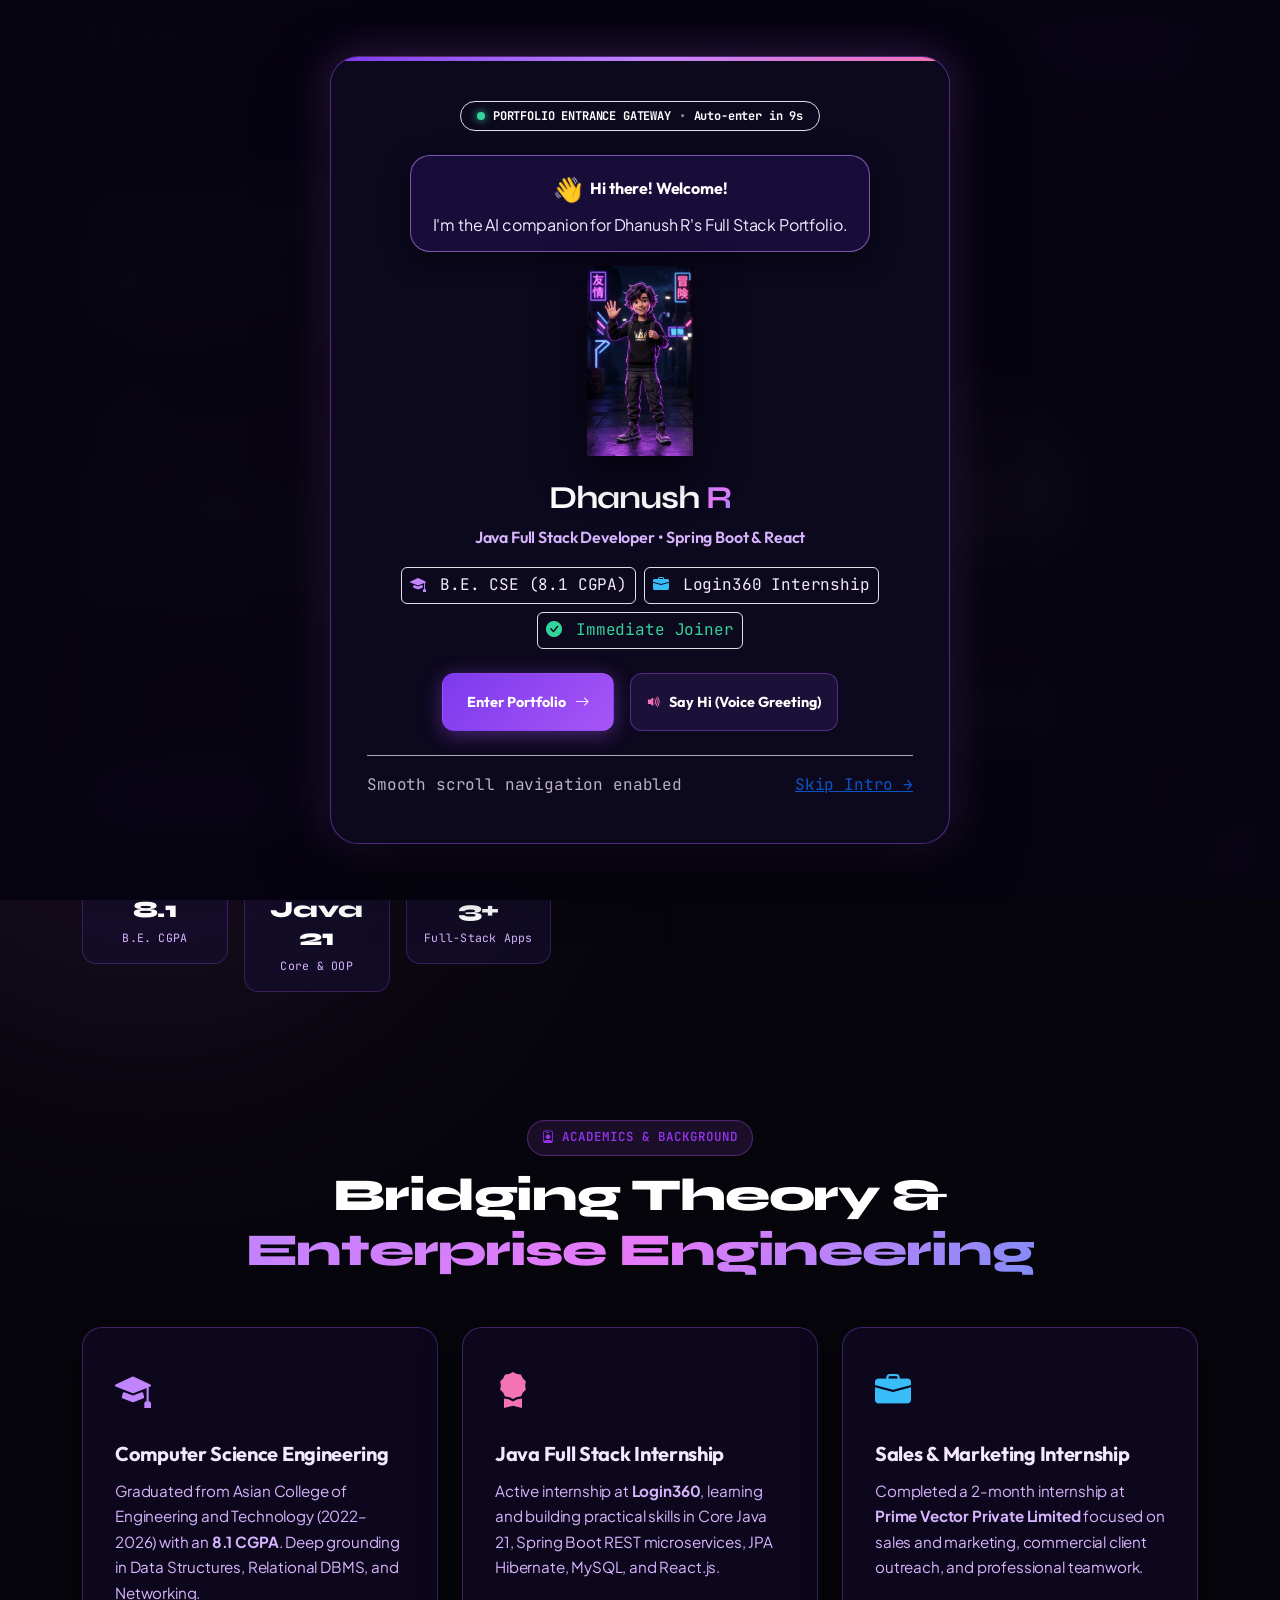
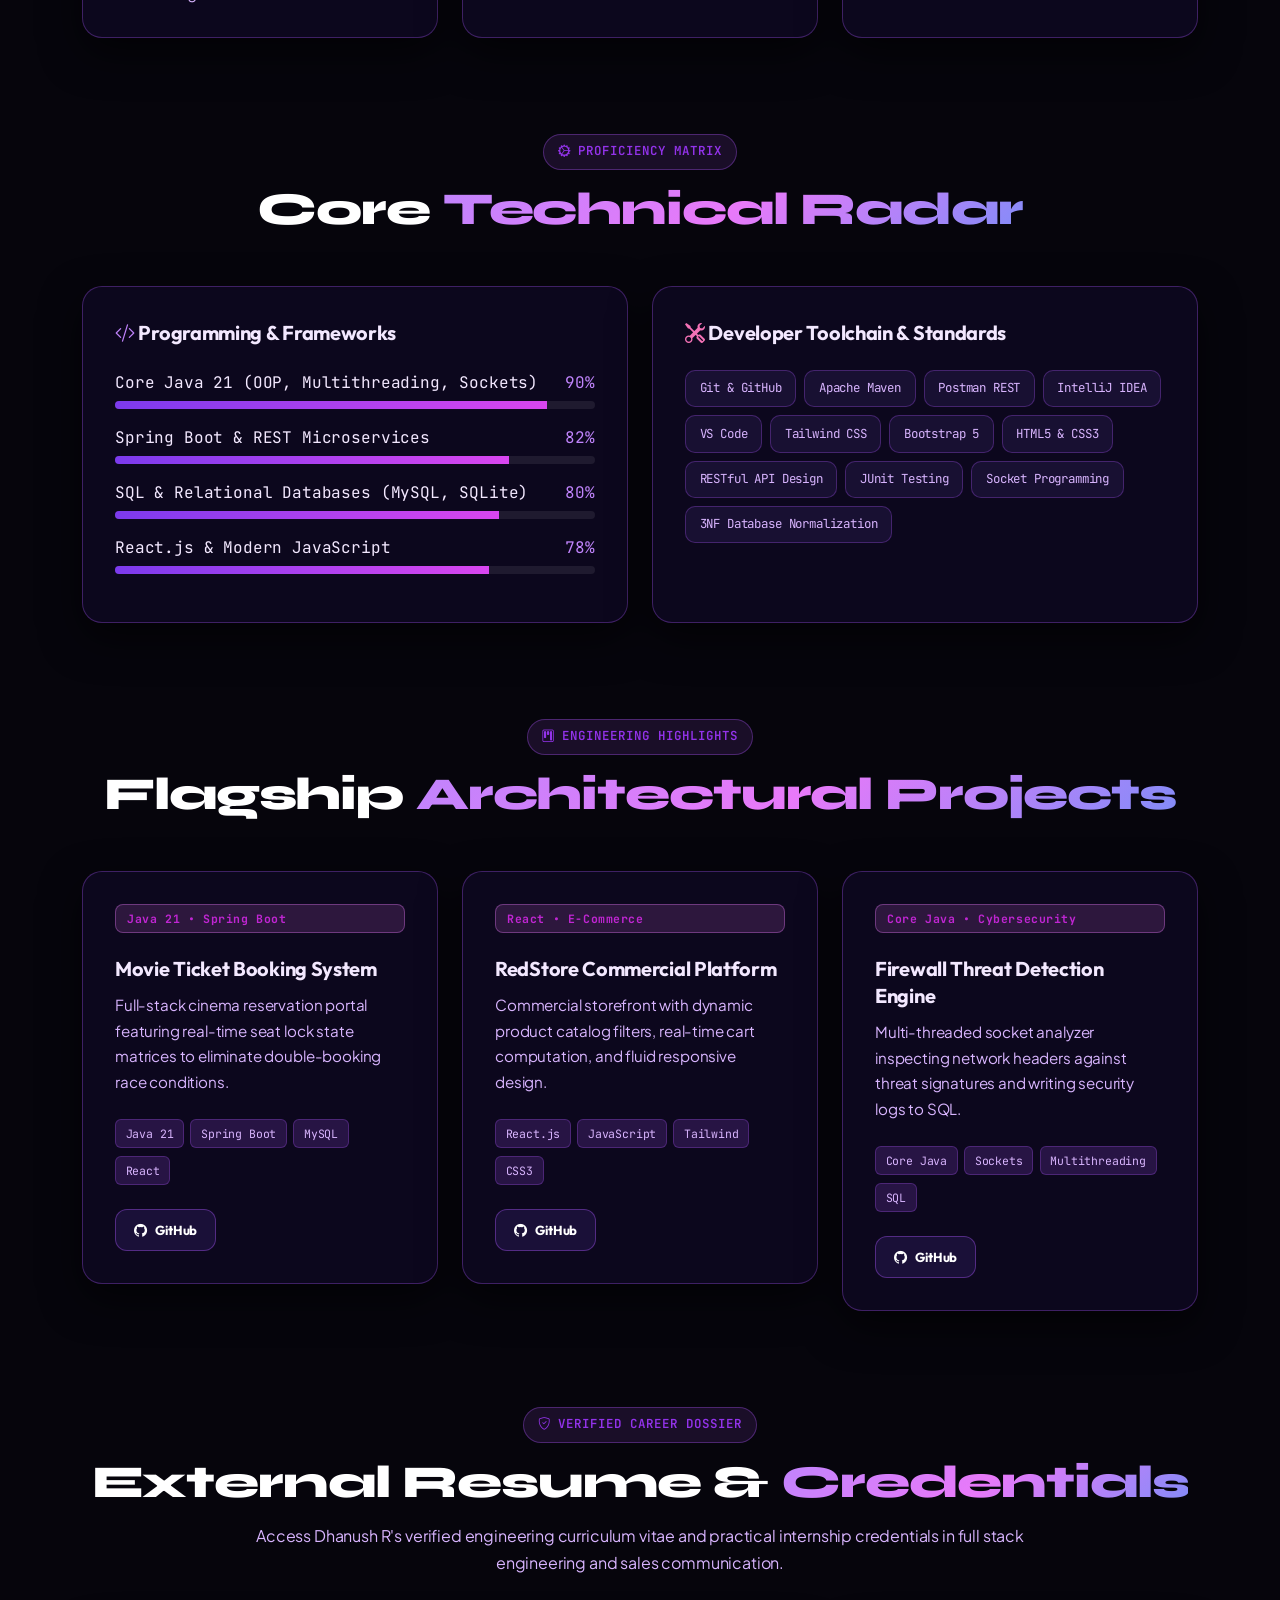
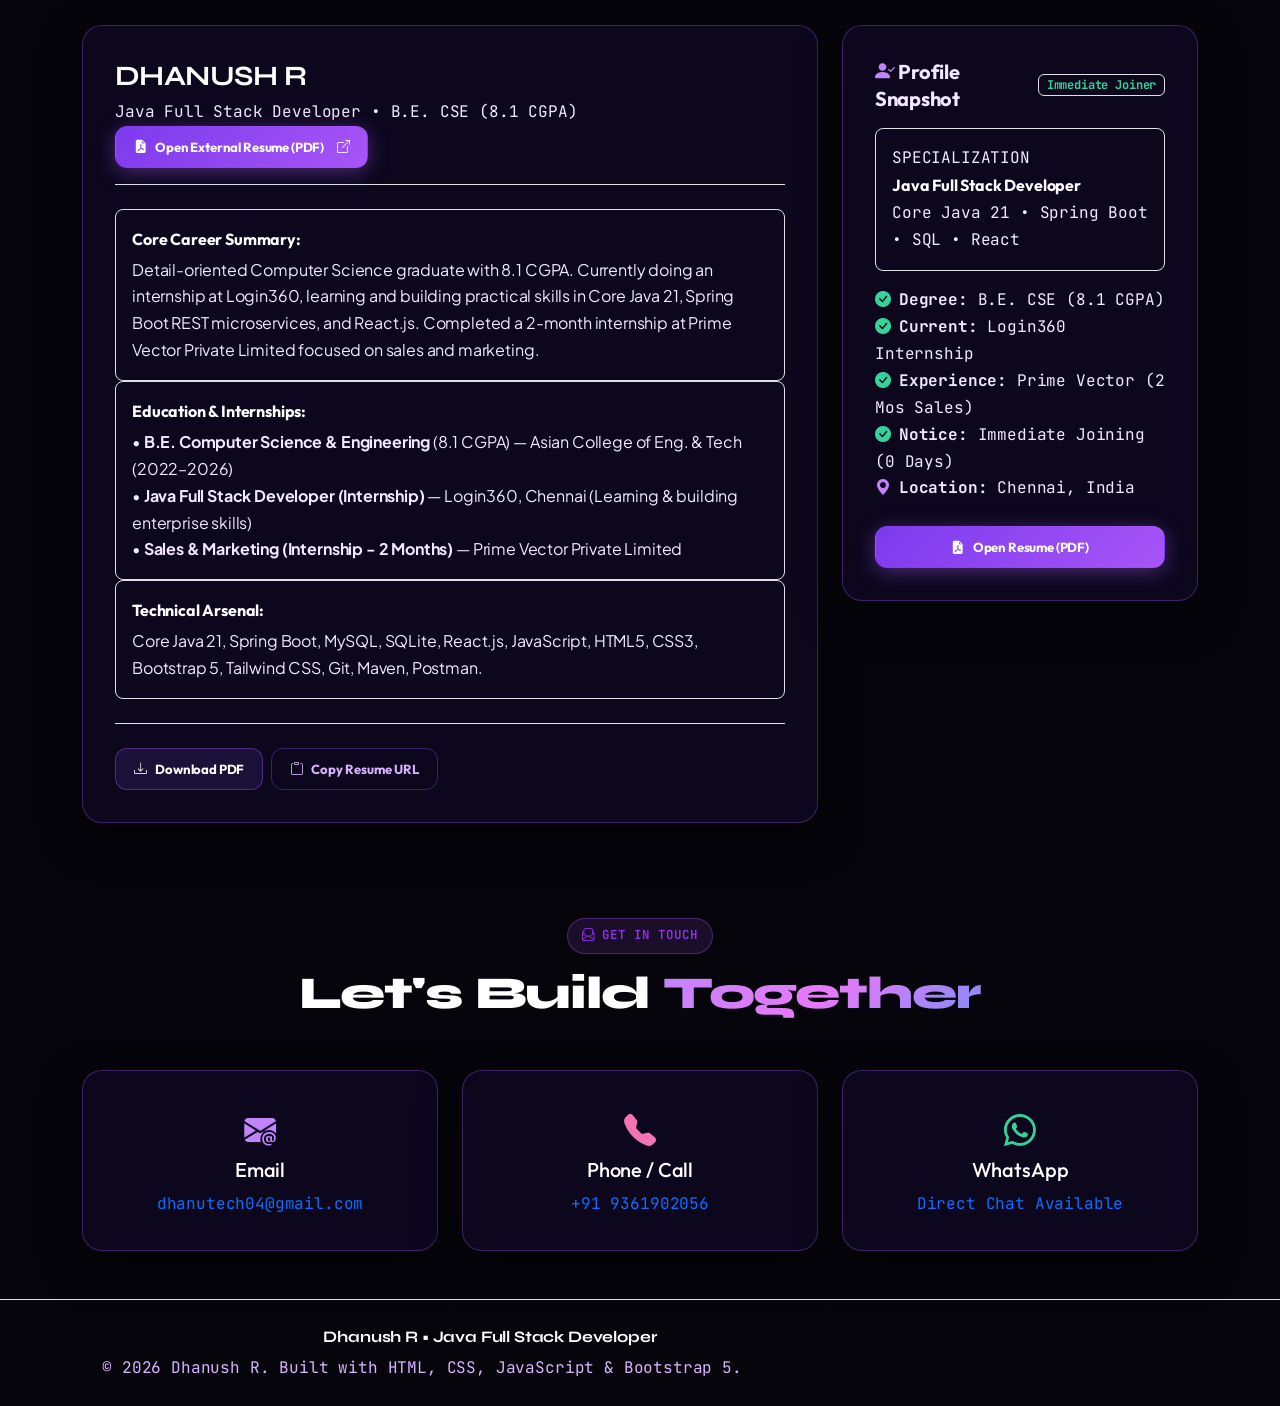
<file: standalone/index.html>
<!DOCTYPE html>
<html lang="en">

<head>
  <meta charset="UTF-8">
  <meta name="viewport" content="width=device-width, initial-scale=1.0">
  <title>Dhanush R - Java Full Stack Developer Portfolio</title>
  <meta name="description"
    content="Ultra Pro Violetic Portfolio of Dhanush R, Java Full Stack Developer specializing in Core Java 21, Spring Boot, MySQL, and React.js." />

  <!-- Google Fonts -->
  <link rel="preconnect" href="https://fonts.googleapis.com">
  <link rel="preconnect" href="https://fonts.gstatic.com" crossorigin>
  <link
    href="https://fonts.googleapis.com/css2?family=JetBrains+Mono:wght@400;500;600;700&family=Outfit:wght@400;500;600;700;800;900&family=Plus+Jakarta+Sans:wght@300;400;500;600;700;800&family=Syne:wght@700;800&display=swap"
    rel="stylesheet">

  <!-- Bootstrap 5 CSS & Icons (VS Code & Browser Support) -->
  <link rel="stylesheet" href="https://cdn.jsdelivr.net/npm/bootstrap@5.3.3/dist/css/bootstrap.min.css">
  <link rel="stylesheet" href="https://cdn.jsdelivr.net/npm/bootstrap-icons@1.11.3/font/bootstrap-icons.min.css">

  <!-- Custom Ultra Pro Violetic Theme CSS -->
  <link rel="stylesheet" href="style.css">
  <link rel="icon" href="mine2.jpeg">
</head>

<body>

  <!-- Particle Background Canvas -->
  <canvas id="particleCanvas"></canvas>

  <!-- Ambient Violet Neon Nebula Glows -->
  <div class="ambient-glow glow-top-right"></div>
  <div class="ambient-glow glow-bottom-left"></div>

  <!-- Scroll Progress Indicator -->
  <div id="scrollProgressBar"></div>

  <!-- INTERACTIVE AI DOLL ENTRANCE GATEWAY OVERLAY -->
  <div id="entranceGateway" class="entrance-gateway">
    <div class="entrance-card">
      <div class="entrance-accent-line"></div>

      <div
        class="badge rounded-pill bg-purple-950-70 border border-purple-500-30 text-purple-300 font-mono text-xs px-3 py-2 mb-4 d-inline-flex align-items-center gap-2">
        <span class="status-dot"></span>
        <span>PORTFOLIO ENTRANCE GATEWAY</span>
        <span class="text-purple-400 opacity-50">•</span>
        <span id="entranceTimerText">Auto-enter in 12s</span>
      </div>

      <!-- AI Doll Avatar & Animated Speech Bubble -->
      <div class="entrance-avatar-wrap">
        <div class="entrance-avatar-glow"></div>

        <div class="entrance-speech-bubble">
          <div class="d-flex align-items-center justify-content-center gap-2">
            <span class="fs-4">👋</span>
            <strong class="text-white font-outfit fs-6">Hi there! Welcome!</strong>
          </div>
          <div class="text-purple-200 font-sans text-xs mt-1">
            I'm the AI companion for Dhanush R's Full Stack Portfolio.
          </div>
        </div>

        <img src="welcome-boy.png" alt="AI Welcome Doll" class="entrance-avatar-img"
          onerror="this.src='images/welcome-boy.png'">
      </div>

      <!-- Name & Credentials -->
      <h1 class="font-syne fw-bolder text-white fs-2 mb-2">
        Dhanush <span class="gradient-text">R</span>
      </h1>
      <p class="text-purple-200 font-outfit fw-semibold fs-6 mb-3">
        Java Full Stack Developer • Spring Boot & React
      </p>

      <div class="d-flex flex-wrap justify-content-center gap-2 font-mono text-xs text-purple-300 mb-4">
        <span class="px-2 py-1 rounded-2 bg-purple-950-60 border border-purple-500-20">
          <i class="bi bi-mortarboard-fill text-purple me-1"></i> B.E. CSE (8.1 CGPA)
        </span>
        <span class="px-2 py-1 rounded-2 bg-purple-950-60 border border-purple-500-20">
          <i class="bi bi-briefcase-fill text-cyan me-1"></i> Login360 Internship
        </span>
        <span class="px-2 py-1 rounded-2 bg-emerald-subtle border border-emerald text-emerald">
          <i class="bi bi-check-circle-fill me-1"></i> Immediate Joiner
        </span>
      </div>

      <!-- Action Buttons -->
      <div class="d-flex flex-column flex-sm-row justify-content-center gap-3">
        <button id="enterPortfolioBtn" class="action-btn primary-btn px-4 py-3 justify-content-center">
          <span>Enter Portfolio</span>
          <i class="bi bi-arrow-right"></i>
        </button>
        <button id="sayHiVoiceBtn" class="action-btn secondary-btn px-3 py-3 justify-content-center">
          <i class="bi bi-volume-up-fill text-fuchsia"></i>
          <span id="sayHiVoiceText">Say Hi (Voice Greeting)</span>
        </button>
      </div>

      <div
        class="mt-4 pt-3 border-top border-purple-500-20 d-flex justify-content-between text-xs font-mono text-purple-400 opacity-75">
        <span>Smooth scroll navigation enabled</span>
        <a href="#" id="skipIntroLink" class="text-purple-200 text-decoration-underline">Skip Intro →</a>
      </div>
    </div>
  </div>

  <!-- Navbar -->
  <nav class="navbar navbar-expand-lg fixed-top custom-navbar">
    <div class="container-xl">
      <a class="navbar-brand d-flex items-center gap-3" href="#home">
        <div class="brand-avatar">
          <img src="mine2.jpeg" alt="Dhanush R"
            onerror="this.src='https://images.unsplash.com/photo-1534528741775-53994a69daeb?w=100&auto=format&fit=crop&q=80'">
        </div>
        <div class="brand-text">
          <div class="d-flex items-center gap-2">
            <span class="brand-name">Dhanush <span class="gradient-text">R</span></span>
            <span class="status-dot"></span>
          </div>
          <span class="brand-role">Java Full Stack Developer</span>
        </div>
      </a>

      <button class="navbar-toggler custom-toggler" type="button" data-bs-toggle="collapse" data-bs-target="#navMenu"
        aria-controls="navMenu" aria-expanded="false" aria-label="Toggle navigation">
        <i class="bi bi-list fs-3 text-white"></i>
      </button>

      <div class="collapse navbar-collapse justify-content-end" id="navMenu">
        <ul class="navbar-nav align-items-lg-center gap-lg-2 my-3 my-lg-0">
          <li class="nav-item"><a class="nav-link custom-nav-link" href="#home"><i class="bi bi-terminal"></i> Home</a>
          </li>
          <li class="nav-item"><a class="nav-link custom-nav-link" href="#about"><i class="bi bi-person"></i> About</a>
          </li>
          <li class="nav-item"><a class="nav-link custom-nav-link" href="#skills"><i class="bi bi-code-slash"></i>
              Skills</a></li>
          <li class="nav-item"><a class="nav-link custom-nav-link" href="#projects"><i class="bi bi-layers"></i>
              Projects</a></li>
          <li class="nav-item"><a class="nav-link custom-nav-link" href="#resume"><i
                class="bi bi-file-earmark-person-fill"></i> Resume</a></li>
          <li class="nav-item"><a class="nav-link custom-nav-link" href="#contact"><i class="bi bi-envelope"></i>
              Contact</a></li>
        </ul>

        <div class="d-flex align-items-center gap-2 ms-lg-3">
          <button id="reopenEntranceBtn" class="action-btn icon-btn" title="View AI Doll Welcome Greeting">
            <span class="fs-6">👋</span>
          </button>
          <button id="audioToggleBtn" class="action-btn icon-btn" title="Toggle Sound Chimes">
            <i class="bi bi-volume-up-fill" id="audioIcon"></i>
          </button>
          <button id="voiceNarratorNavBtn" class="action-btn icon-btn" title="Voice Tour">
            <i class="bi bi-broadcast-pin"></i>
          </button>
          <button id="recruiterModalNavBtn" class="action-btn primary-btn">
            <i class="bi bi-briefcase-fill"></i>
            <span>Hire Dhanush</span>
          </button>
        </div>
      </div>
    </div>
  </nav>

  <!-- Hero Section -->
  <section id="home" class="hero-section d-flex align-items-center">
    <div class="container-xl">
      <div class="row align-items-center g-5">

        <!-- Hero Content Left -->
        <div class="col-lg-7 text-center text-lg-start">
          <div class="status-pill mb-3">
            <span class="pulse-emerald"></span>
            <span>AVAILABLE FOR IMMEDIATE JOINING • CHENNAI</span>
          </div>

          <h1 class="hero-title">
            Architecting Robust <span class="gradient-text">Java Backends</span> & Seamless Interfaces.
          </h1>

          <p class="hero-bio">
            Passionate Java Full Stack Developer and Computer Science Engineering graduate (<strong>8.1 CGPA</strong>).
            I engineer high-throughput backend services using <strong>Core Java 21</strong> and <strong>Spring
              Boot</strong>, modeled with normalized <strong>SQL databases</strong> and interactive
            <strong>React.js</strong> client experiences.
          </p>

          <div class="d-flex flex-wrap align-items-center justify-content-center justify-content-lg-start gap-3 mt-4">
            <button id="heroVoiceGreetingBtn" class="action-btn primary-btn pulse-glow">
              <i class="bi bi-volume-up-fill"></i>
              <span>Listen to Voice Intro</span>
            </button>
            <a href="#projects" class="action-btn secondary-btn">
              <i class="bi bi-code-square"></i>
              <span>Explore Projects</span>
            </a>
            <a href="#resume" class="action-btn ghost-btn">
              <i class="bi bi-file-earmark-arrow-down"></i>
              <span>External Resume</span>
            </a>
          </div>

          <!-- Quick Metrics Bar -->
          <div class="row g-3 mt-4 pt-3 border-top border-purple-500-20">
            <div class="col-4 col-sm-3">
              <div class="metric-card">
                <div class="metric-val">8.1</div>
                <div class="metric-lbl">B.E. CGPA</div>
              </div>
            </div>
            <div class="col-4 col-sm-3">
              <div class="metric-card">
                <div class="metric-val">Java 21</div>
                <div class="metric-lbl">Core & OOP</div>
              </div>
            </div>
            <div class="col-4 col-sm-3">
              <div class="metric-card">
                <div class="metric-val">3+</div>
                <div class="metric-lbl">Full-Stack Apps</div>
              </div>
            </div>
          </div>
        </div>

        <!-- Hero 3D Profile Flip Card Right -->
        <div class="col-lg-5 d-flex justify-content-center">
          <div class="flip-card-container">
            <div id="heroFlipCard" class="flip-card">

              <!-- Front Side: Developer Portrait -->
              <div class="flip-card-face flip-card-front">
                <div class="profile-img-box">
                  <img src="mine2.jpeg" alt="Dhanush R" class="profile-img"
                    onerror="this.src='https://images.unsplash.com/photo-1534528741775-53994a69daeb?w=500&auto=format&fit=crop&q=80'">
                </div>
                <div class="profile-info text-center mt-3">
                  <h3 class="profile-name">Dhanush R</h3>
                  <p class="profile-sub">B.E. CSE • Java Full Stack Engineer</p>
                  <button id="flipToBoyBtn" class="flip-prompt-btn">
                    <i class="bi bi-arrow-repeat"></i>
                    <span>Flip to Meet Avatar</span>
                  </button>
                </div>
              </div>

              <!-- Back Side: Welcome Boy Avatar -->
              <div class="flip-card-face flip-card-back">
                <div class="welcome-speech-bubble">
                  <span>Hi there! Welcome to my portfolio! 👋</span>
                </div>
                <div class="avatar-box">
                  <img src="welcome-boy.png" alt="Welcome Avatar" class="avatar-img"
                    onerror="this.src='https://illustrations.popertee.com/illustrations/avatar-3d.png'">
                </div>
                <div class="text-center mt-3">
                  <h4 class="text-white fw-bold mb-1 fs-6 font-outfit">Interactive Guide</h4>
                  <button id="avatarVoiceBtn" class="action-btn primary-btn btn-sm">
                    <i class="bi bi-mic-fill"></i>
                    <span>Say Hello</span>
                  </button>
                  <button id="flipBackBtn" class="flip-prompt-btn mt-2">
                    <i class="bi bi-arrow-left"></i>
                    <span>Back to Photo</span>
                  </button>
                </div>
              </div>

            </div>
          </div>
        </div>

      </div>
    </div>
  </section>

  <!-- About Section -->
  <section id="about" class="py-5">
    <div class="container-xl">
      <div class="section-header text-center mb-5">
        <span class="section-tag"><i class="bi bi-person-badge"></i> ACADEMICS & BACKGROUND</span>
        <h2 class="section-title">Bridging Theory & <span class="gradient-text">Enterprise Engineering</span></h2>
      </div>

      <div class="row g-4">
        <div class="col-md-4">
          <div class="glass-card h-100">
            <div class="card-icon text-purple"><i class="bi bi-mortarboard-fill"></i></div>
            <h4 class="card-title">Computer Science Engineering</h4>
            <p class="card-desc">Graduated from Asian College of Engineering and Technology (2022–2026) with an
              <strong>8.1 CGPA</strong>. Deep grounding in Data Structures, Relational DBMS, and Networking.
            </p>
          </div>
        </div>
        <div class="col-md-4">
          <div class="glass-card h-100">
            <div class="card-icon text-fuchsia"><i class="bi bi-award-fill"></i></div>
            <h4 class="card-title">Java Full Stack Internship</h4>
            <p class="card-desc">Active internship at <strong>Login360</strong>, learning and building practical skills
              in Core Java 21, Spring Boot REST microservices, JPA Hibernate, MySQL, and React.js.</p>
          </div>
        </div>
        <div class="col-md-4">
          <div class="glass-card h-100">
            <div class="card-icon text-cyan"><i class="bi bi-briefcase-fill"></i></div>
            <h4 class="card-title">Sales & Marketing Internship</h4>
            <p class="card-desc">Completed a 2-month internship at <strong>Prime Vector Private Limited</strong> focused
              on sales and marketing, commercial client outreach, and professional teamwork.</p>
          </div>
        </div>
      </div>
    </div>
  </section>

  <!-- Skills Section -->
  <section id="skills" class="py-5">
    <div class="container-xl">
      <div class="section-header text-center mb-5">
        <span class="section-tag"><i class="bi bi-gear-wide-connected"></i> PROFICIENCY MATRIX</span>
        <h2 class="section-title">Core <span class="gradient-text">Technical Radar</span></h2>
      </div>

      <div class="row g-4">
        <div class="col-lg-6">
          <div class="glass-card h-100">
            <h4 class="card-title mb-4"><i class="bi bi-code-slash text-purple"></i> Programming & Frameworks</h4>

            <div class="skill-bar-box mb-3">
              <div class="d-flex justify-content-between mb-1 text-sm font-mono">
                <span>Core Java 21 (OOP, Multithreading, Sockets)</span>
                <span class="text-purple">90%</span>
              </div>
              <div class="progress custom-progress">
                <div class="progress-bar bg-gradient-purple" style="width: 90%"></div>
              </div>
            </div>

            <div class="skill-bar-box mb-3">
              <div class="d-flex justify-content-between mb-1 text-sm font-mono">
                <span>Spring Boot & REST Microservices</span>
                <span class="text-purple">82%</span>
              </div>
              <div class="progress custom-progress">
                <div class="progress-bar bg-gradient-purple" style="width: 82%"></div>
              </div>
            </div>

            <div class="skill-bar-box mb-3">
              <div class="d-flex justify-content-between mb-1 text-sm font-mono">
                <span>SQL & Relational Databases (MySQL, SQLite)</span>
                <span class="text-purple">80%</span>
              </div>
              <div class="progress custom-progress">
                <div class="progress-bar bg-gradient-purple" style="width: 80%"></div>
              </div>
            </div>

            <div class="skill-bar-box mb-3">
              <div class="d-flex justify-content-between mb-1 text-sm font-mono">
                <span>React.js & Modern JavaScript</span>
                <span class="text-purple">78%</span>
              </div>
              <div class="progress custom-progress">
                <div class="progress-bar bg-gradient-purple" style="width: 78%"></div>
              </div>
            </div>
          </div>
        </div>

        <div class="col-lg-6">
          <div class="glass-card h-100">
            <h4 class="card-title mb-4"><i class="bi bi-tools text-fuchsia"></i> Developer Toolchain & Standards</h4>
            <div class="d-flex flex-wrap gap-2">
              <span class="badge-tag">Git & GitHub</span>
              <span class="badge-tag">Apache Maven</span>
              <span class="badge-tag">Postman REST</span>
              <span class="badge-tag">IntelliJ IDEA</span>
              <span class="badge-tag">VS Code</span>
              <span class="badge-tag">Tailwind CSS</span>
              <span class="badge-tag">Bootstrap 5</span>
              <span class="badge-tag">HTML5 & CSS3</span>
              <span class="badge-tag">RESTful API Design</span>
              <span class="badge-tag">JUnit Testing</span>
              <span class="badge-tag">Socket Programming</span>
              <span class="badge-tag">3NF Database Normalization</span>
            </div>
          </div>
        </div>
      </div>
    </div>
  </section>

  <!-- Projects Section -->
  <section id="projects" class="py-5">
    <div class="container-xl">
      <div class="section-header text-center mb-5">
        <span class="section-tag"><i class="bi bi-kanban"></i> ENGINEERING HIGHLIGHTS</span>
        <h2 class="section-title">Flagship <span class="gradient-text">Architectural Projects</span></h2>
      </div>

      <div class="row g-4">
        <!-- Project 1 -->
        <div class="col-lg-4 col-md-6">
          <div class="project-card glass-card">
            <div class="project-badge">Java 21 • Spring Boot</div>
            <h4 class="card-title mt-2">Movie Ticket Booking System</h4>
            <p class="card-desc">Full-stack cinema reservation portal featuring real-time seat lock state matrices to
              eliminate double-booking race conditions.</p>
            <div class="project-tags">
              <span>Java 21</span><span>Spring Boot</span><span>MySQL</span><span>React</span>
            </div>
            <div class="d-flex gap-2 mt-4">
              <a href="https://github.com/dhanutech04" target="_blank" class="action-btn secondary-btn btn-sm"><i
                  class="bi bi-github"></i> GitHub</a>
            </div>
          </div>
        </div>

        <!-- Project 2 -->
        <div class="col-lg-4 col-md-6">
          <div class="project-card glass-card">
            <div class="project-badge">React • E-Commerce</div>
            <h4 class="card-title mt-2">RedStore Commercial Platform</h4>
            <p class="card-desc">Commercial storefront with dynamic product catalog filters, real-time cart computation,
              and fluid responsive design.</p>
            <div class="project-tags">
              <span>React.js</span><span>JavaScript</span><span>Tailwind</span><span>CSS3</span>
            </div>
            <div class="d-flex gap-2 mt-4">
              <a href="https://github.com/dhanutech04" target="_blank" class="action-btn secondary-btn btn-sm"><i
                  class="bi bi-github"></i> GitHub</a>
            </div>
          </div>
        </div>

        <!-- Project 3 -->
        <div class="col-lg-4 col-md-6">
          <div class="project-card glass-card">
            <div class="project-badge">Core Java • Cybersecurity</div>
            <h4 class="card-title mt-2">Firewall Threat Detection Engine</h4>
            <p class="card-desc">Multi-threaded socket analyzer inspecting network headers against threat signatures and
              writing security logs to SQL.</p>
            <div class="project-tags">
              <span>Core Java</span><span>Sockets</span><span>Multithreading</span><span>SQL</span>
            </div>
            <div class="d-flex gap-2 mt-4">
              <a href="https://github.com/dhanutech04" target="_blank" class="action-btn secondary-btn btn-sm"><i
                  class="bi bi-github"></i> GitHub</a>
            </div>
          </div>
        </div>
      </div>
    </div>
  </section>

  <!-- EXTERNAL RESUME SECTION -->
  <section id="resume" class="py-5">
    <div class="container-xl">
      <div class="section-header text-center mb-5">
        <span class="section-tag"><i class="bi bi-shield-check"></i> VERIFIED CAREER DOSSIER</span>
        <h2 class="section-title">External Resume & <span class="gradient-text">Credentials</span></h2>
        <p class="text-purple-300 text-sm max-w-600 mx-auto">Access Dhanush R's verified engineering curriculum vitae
          and practical internship credentials in full stack engineering and sales communication.</p>
      </div>

      <div class="row g-4 align-items-start">

        <!-- Left: Resume Document Preview Card -->
        <div class="col-lg-8">
          <div class="glass-card resume-document-card">
            <div
              class="d-flex flex-wrap justify-content-between align-items-center pb-3 border-bottom border-purple-500-20 mb-4">
              <div>
                <h3 class="fw-bold mb-1 text-white font-syne">DHANUSH R</h3>
                <span class="font-mono text-xs text-purple-300">Java Full Stack Developer • B.E. CSE (8.1 CGPA)</span>
              </div>
              <a id="mainResumeOpenBtn" href="Dhanush_R_Resume.pdf" target="_blank" rel="noopener noreferrer"
                class="action-btn primary-btn btn-sm">
                <i class="bi bi-file-earmark-pdf-fill"></i>
                <span>Open External Resume (PDF)</span>
                <i class="bi bi-box-arrow-up-right ms-1"></i>
              </a>
            </div>

            <div class="resume-body space-y-3 font-sans text-xs text-purple-200">
              <div class="p-3 rounded-3 bg-purple-950-40 border border-purple-500-20">
                <strong class="text-white d-block mb-1 font-outfit">Core Career Summary:</strong>
                Detail-oriented Computer Science graduate with 8.1 CGPA. Currently doing an internship at Login360,
                learning and building practical skills in Core Java 21, Spring Boot REST microservices, and React.js.
                Completed a 2-month internship at Prime Vector Private Limited focused on sales and marketing.
              </div>

              <div class="p-3 rounded-3 bg-purple-950-40 border border-purple-500-20">
                <strong class="text-white d-block mb-1 font-outfit">Education & Internships:</strong>
                • <strong>B.E. Computer Science & Engineering</strong> (8.1 CGPA) — Asian College of Eng. & Tech
                (2022–2026)<br>
                • <strong>Java Full Stack Developer (Internship)</strong> — Login360, Chennai (Learning & building
                enterprise skills)<br>
                • <strong>Sales & Marketing (Internship - 2 Months)</strong> — Prime Vector Private Limited
              </div>

              <div class="p-3 rounded-3 bg-purple-950-40 border border-purple-500-20">
                <strong class="text-white d-block mb-1 font-outfit">Technical Arsenal:</strong>
                Core Java 21, Spring Boot, MySQL, SQLite, React.js, JavaScript, HTML5, CSS3, Bootstrap 5, Tailwind CSS,
                Git, Maven, Postman.
              </div>
            </div>

            <div class="d-flex flex-wrap gap-2 pt-4 border-top border-purple-500-20 mt-4">
              <a href="Dhanush_R_Resume.pdf" download class="action-btn secondary-btn btn-sm">
                <i class="bi bi-download"></i> Download PDF
              </a>
              <button id="copyResumeLinkBtn" class="action-btn ghost-btn btn-sm">
                <i class="bi bi-clipboard"></i> Copy Resume URL
              </button>
            </div>
          </div>
        </div>

        <!-- Right: Profile Snapshot Card -->
        <div class="col-lg-4">
          <div class="glass-card mb-4">
            <div class="d-flex justify-content-between align-items-center mb-3">
              <h4 class="card-title mb-0"><i class="bi bi-person-check-fill text-purple"></i> Profile Snapshot</h4>
              <span class="badge bg-emerald-subtle text-emerald border border-emerald font-mono">Immediate Joiner</span>
            </div>
            <div class="p-3 rounded-3 bg-purple-950-40 border border-purple-500-20 mb-3">
              <span class="text-purple-400 font-mono text-xs d-block">SPECIALIZATION</span>
              <strong class="text-white d-block font-outfit fs-6">Java Full Stack Developer</strong>
              <span class="text-purple-300 font-mono text-xs">Core Java 21 • Spring Boot • SQL • React</span>
            </div>
            <ul class="list-unstyled text-xs space-y-2 font-mono text-purple-200 mb-4">
              <li><i class="bi bi-check-circle-fill text-emerald me-2"></i><strong>Degree:</strong> B.E. CSE (8.1 CGPA)
              </li>
              <li><i class="bi bi-check-circle-fill text-emerald me-2"></i><strong>Current:</strong> Login360 Internship
              </li>
              <li><i class="bi bi-check-circle-fill text-emerald me-2"></i><strong>Experience:</strong> Prime Vector (2
                Mos Sales)</li>
              <li><i class="bi bi-check-circle-fill text-emerald me-2"></i><strong>Notice:</strong> Immediate Joining (0
                Days)</li>
              <li><i class="bi bi-geo-alt-fill text-purple me-2"></i><strong>Location:</strong> Chennai, India</li>
            </ul>
            <a href="Dhanush_R_Resume.pdf" target="_blank" rel="noopener noreferrer"
              class="action-btn primary-btn btn-sm w-100 justify-content-center">
              <i class="bi bi-file-earmark-pdf-fill"></i>
              <span>Open Resume (PDF)</span>
            </a>
          </div>
        </div>

      </div>
    </div>
  </section>

  <!-- Contact Section -->
  <section id="contact" class="py-5">
    <div class="container-xl">
      <div class="section-header text-center mb-5">
        <span class="section-tag"><i class="bi bi-envelope-paper"></i> GET IN TOUCH</span>
        <h2 class="section-title">Let's Build <span class="gradient-text">Together</span></h2>
      </div>

      <div class="row g-4 justify-content-center">
        <div class="col-md-4">
          <a href="mailto:dhanutech04@gmail.com"
            class="contact-card glass-card text-center d-block text-decoration-none">
            <i class="bi bi-envelope-at-fill fs-2 text-purple mb-2"></i>
            <h5 class="text-white font-outfit">Email</h5>
            <span class="text-purple-300 text-xs font-mono">dhanutech04@gmail.com</span>
          </a>
        </div>
        <div class="col-md-4">
          <a href="tel:+919361902056" class="contact-card glass-card text-center d-block text-decoration-none">
            <i class="bi bi-telephone-fill fs-2 text-fuchsia mb-2"></i>
            <h5 class="text-white font-outfit">Phone / Call</h5>
            <span class="text-purple-300 text-xs font-mono">+91 9361902056</span>
          </a>
        </div>
        <div class="col-md-4">
          <a href="https://wa.me/919361902056" target="_blank"
            class="contact-card glass-card text-center d-block text-decoration-none">
            <i class="bi bi-whatsapp fs-2 text-emerald mb-2"></i>
            <h5 class="text-white font-outfit">WhatsApp</h5>
            <span class="text-purple-300 text-xs font-mono">Direct Chat Available</span>
          </a>
        </div>
      </div>
    </div>
  </section>

  <!-- Footer -->
  <footer class="footer py-4 text-center border-top border-purple-500-20">
    <div class="container">
      <p class="mb-1 text-white font-syne fw-bold">Dhanush R • Java Full Stack Developer</p>
      <p class="text-purple-400 text-xs font-mono mb-0">© 2026 Dhanush R. Built with HTML, CSS, JavaScript & Bootstrap
        5.</p>
    </div>
  </footer>

  <!-- FLOATING ACTION DOCK: AT BOTTOM RIGHT -->
  <div class="floating-action-dock">

    <!-- Floating Voice Narrator Button -->
    <button id="floatingVoiceBtn" class="dock-btn voice-btn" title="Voice Narrator">
      <i class="bi bi-broadcast"></i>
    </button>

    <!-- EXTERNAL RESUME DOCK: UPPER SET DIRECTLY ABOVE THE AI BOT BUTTON -->
    <div id="externalResumeDock" class="external-resume-dock" aria-live="polite">

      <!-- Panel pops up above the toggle button -->
      <div id="externalResumePanel" class="external-resume-panel" hidden>
        <div class="d-flex justify-content-between align-items-center pb-2 border-bottom border-purple-500-20 mb-2">
          <div class="external-resume-panel-title">
            <i class="bi bi-file-earmark-person-fill text-purple"></i>
            <span>Dhanush R Resume</span>
          </div>
          <button id="closeResumePanelBtn" class="btn-close btn-close-white" style="font-size: 0.65rem;"
            aria-label="Close"></button>
        </div>

        <p class="text-purple-300 text-xs font-mono mb-2">Java Full Stack Developer • B.E. CSE (8.1 CGPA)<br><span
            class="text-purple-400">Login360 Internship • Prime Vector (2 Mos Sales)</span></p>

        <a id="externalResumeLink" href="Dhanush_R_Resume.pdf" target="_blank" rel="noopener noreferrer"
          class="external-resume-link mb-2">
          <i class="bi bi-file-earmark-pdf-fill"></i>
          <span>Open External Resume</span>
          <i class="bi bi-box-arrow-up-right"></i>
        </a>
        <div class="d-flex gap-2">
          <a href="Dhanush_R_Resume.pdf" download class="btn btn-outline-purple btn-sm w-100 font-mono text-xs py-1">
            <i class="bi bi-download"></i> Download
          </a>
          <button id="dockCopyResumeBtn" class="btn btn-outline-purple btn-sm w-100 font-mono text-xs py-1">
            <i class="bi bi-clipboard"></i> Copy Link
          </button>
        </div>
      </div>

      <!-- Toggle Button (Set directly above AI Bot) -->
      <button id="externalResumeToggle" class="external-resume-toggle" type="button" aria-expanded="false"
        aria-controls="externalResumePanel">
        <i class="bi bi-file-earmark-person-fill"></i>
        <span>Resume</span>
        <span class="resume-dock-pill">PDF</span>
      </button>

    </div>

    <!-- FLOATING AI ASSISTANT BOT BUTTON -->
    <button id="floatingAiBotBtn" class="dock-btn bot-btn" title="Dhanush AI Assistant">
      <i class="bi bi-robot"></i>
      <span class="online-indicator"></span>
    </button>

  </div>

  <!-- AI ASSISTANT DRAWER -->
  <div id="aiDrawer" class="ai-drawer" hidden>
    <div class="ai-drawer-header">
      <div class="d-flex align-items-center gap-2">
        <i class="bi bi-robot fs-5 text-purple"></i>
        <div>
          <h5 class="mb-0 text-white font-outfit fs-6">Dhanush AI Assistant</h5>
          <span class="text-emerald text-xs font-mono">● Online & Ready</span>
        </div>
      </div>
      <button id="closeAiDrawerBtn" class="btn-close btn-close-white"></button>
    </div>

    <div id="aiChatLog" class="ai-chat-log">
      <div class="bot-msg">
        Hello! I am Dhanush's AI Career Assistant. Feel free to ask about his Java skills, Spring Boot projects, or
        hiring availability!
      </div>
    </div>

    <div class="ai-drawer-footer">
      <div class="quick-topics mb-2">
        <button class="quick-topic-btn">Skills</button>
        <button class="quick-topic-btn">Projects</button>
        <button class="quick-topic-btn">Education</button>
        <button class="quick-topic-btn">Immediate Joining</button>
      </div>
      <div class="input-group">
        <input type="text" id="aiInput" class="form-control form-control-sm bg-dark border-purple-500 text-white"
          placeholder="Ask about Dhanush...">
        <button id="aiSendBtn" class="btn btn-purple btn-sm"><i class="bi bi-send"></i></button>
      </div>
    </div>
  </div>

  <!-- SCROLL & ALIGNMENT PROPERTIES HUD WIDGET -->
  <div id="scrollAlignmentHud" class="scroll-alignment-hud">
    <!-- Collapsed Pill Button -->
    <button id="hudPillBtn" class="hud-pill-btn" title="View Scroll & Alignment Properties">
      <i class="bi bi-crosshair text-purple"></i>
      <span id="hudActiveSectionText">#home</span>
      <span class="text-purple-400 opacity-50">•</span>
      <span class="text-emerald d-flex align-items-center gap-1">
        <span class="status-dot"></span> Aligned
      </span>
      <span id="hudScrollPercentText"
        class="badge bg-purple-950-60 border border-purple-500-20 text-purple-300 font-mono">0%</span>
      <i class="bi bi-arrows-angle-expand text-purple-400 opacity-75"></i>
    </button>

    <!-- Expanded Telemetry Panel -->
    <div id="hudPanel" class="hud-panel">
      <div class="d-flex justify-content-between align-items-center pb-2 border-bottom border-purple-500-20 mb-3">
        <div class="d-flex align-items-center gap-2">
          <i class="bi bi-crosshair text-purple"></i>
          <strong class="font-outfit text-white fs-6">Scroll & Alignment HUD</strong>
        </div>
        <button id="hudCloseBtn" class="btn-close btn-close-white" style="font-size: 0.65rem;"
          aria-label="Minimize HUD"></button>
      </div>

      <!-- Real-time metrics grid -->
      <div class="hud-grid">
        <div class="hud-stat-box">
          <span class="text-purple-300 opacity-75 d-block" style="font-size: 0.6rem;">SCROLL DEPTH</span>
          <span id="hudScrollPxText" class="fw-bold text-white font-mono">0px (0%)</span>
        </div>
        <div class="hud-stat-box">
          <span class="text-purple-300 opacity-75 d-block" style="font-size: 0.6rem;">ACTIVE ALIGNMENT</span>
          <span id="hudTargetStatus" class="fw-bold text-emerald font-mono">#home</span>
        </div>
      </div>

      <div class="p-2 rounded-2 bg-purple-950-40 border border-purple-500-20 mb-3 font-mono"
        style="font-size: 0.68rem;">
        <span class="text-purple-300">Offset Status: </span>
        <strong id="hudOffsetLabel" class="text-white">Top-Aligned (Snapped)</strong>
      </div>

      <div class="text-purple-400 fw-semibold mb-1" style="font-size: 0.65rem;">SMOOTH ALIGN TARGETS:</div>
      <div class="hud-targets-grid mb-2">
        <button class="hud-target-btn active" data-target="home">Home</button>
        <button class="hud-target-btn" data-target="about">About</button>
        <button class="hud-target-btn" data-target="skills">Skills</button>
        <button class="hud-target-btn" data-target="projects">Projects</button>
        <button class="hud-target-btn" data-target="resume">Resume</button>
        <button class="hud-target-btn" data-target="contact">Contact</button>
      </div>

      <div class="pt-2 border-top border-purple-500-20 d-flex justify-content-between text-purple-400 opacity-75"
        style="font-size: 0.6rem;">
        <span>scroll-behavior: smooth</span>
        <span class="text-emerald">60 FPS Hardware</span>
      </div>
    </div>
  </div>

  <!-- RECRUITER DOSSIER MODAL -->
  <div class="modal fade" id="recruiterModal" tabindex="-1" aria-hidden="true">
    <div class="modal-dialog modal-dialog-centered">
      <div class="modal-content glass-modal text-white">
        <div class="modal-header border-purple-500-20">
          <h5 class="modal-title font-outfit"><i class="bi bi-briefcase-fill text-purple me-2"></i> Recruiter Fast-Track
            Dossier</h5>
          <button type="button" class="btn-close btn-close-white" data-bs-dismiss="modal" aria-label="Close"></button>
        </div>
        <div class="modal-body font-sans text-sm space-y-3">
          <div class="d-flex justify-content-between border-bottom border-purple-500-20 pb-2">
            <span class="text-purple-300">Full Name:</span>
            <span class="fw-bold">Dhanush R</span>
          </div>
          <div class="d-flex justify-content-between border-bottom border-purple-500-20 pb-2">
            <span class="text-purple-300">Role:</span>
            <span class="text-purple">Java Full Stack Developer</span>
          </div>
          <div class="d-flex justify-content-between border-bottom border-purple-500-20 pb-2">
            <span class="text-purple-300">Notice Period:</span>
            <span class="badge bg-emerald">Immediate Joiner (0 Days)</span>
          </div>
          <div class="d-flex justify-content-between border-bottom border-purple-500-20 pb-2">
            <span class="text-purple-300">Education:</span>
            <span>B.E. CSE (8.1 CGPA)</span>
          </div>
          <div class="d-flex justify-content-between border-bottom border-purple-500-20 pb-2">
            <span class="text-purple-300">Location:</span>
            <span>Chennai, India (Open to Relocate & Remote)</span>
          </div>
          <div class="d-flex justify-content-between">
            <span class="text-purple-300">Direct Contact:</span>
            <span class="font-mono text-xs">+91 9361902056</span>
          </div>
        </div>
        <div class="modal-footer border-purple-500-20">
          <a href="Dhanush_R_Resume.pdf" target="_blank" class="action-btn primary-btn btn-sm">
            <i class="bi bi-file-earmark-pdf"></i> Open Resume PDF
          </a>
          <a href="https://wa.me/919361902056" target="_blank" class="action-btn secondary-btn btn-sm">
            <i class="bi bi-whatsapp"></i> Chat on WhatsApp
          </a>
        </div>
      </div>
    </div>
  </div>

  <!-- Bootstrap 5 JS Bundle -->
  <script src="https://cdn.jsdelivr.net/npm/bootstrap@5.3.3/dist/js/bootstrap.bundle.min.js"></script>

  <!-- Standalone Script -->
  <script src="script.js"></script>
</body>

</html>
</file>
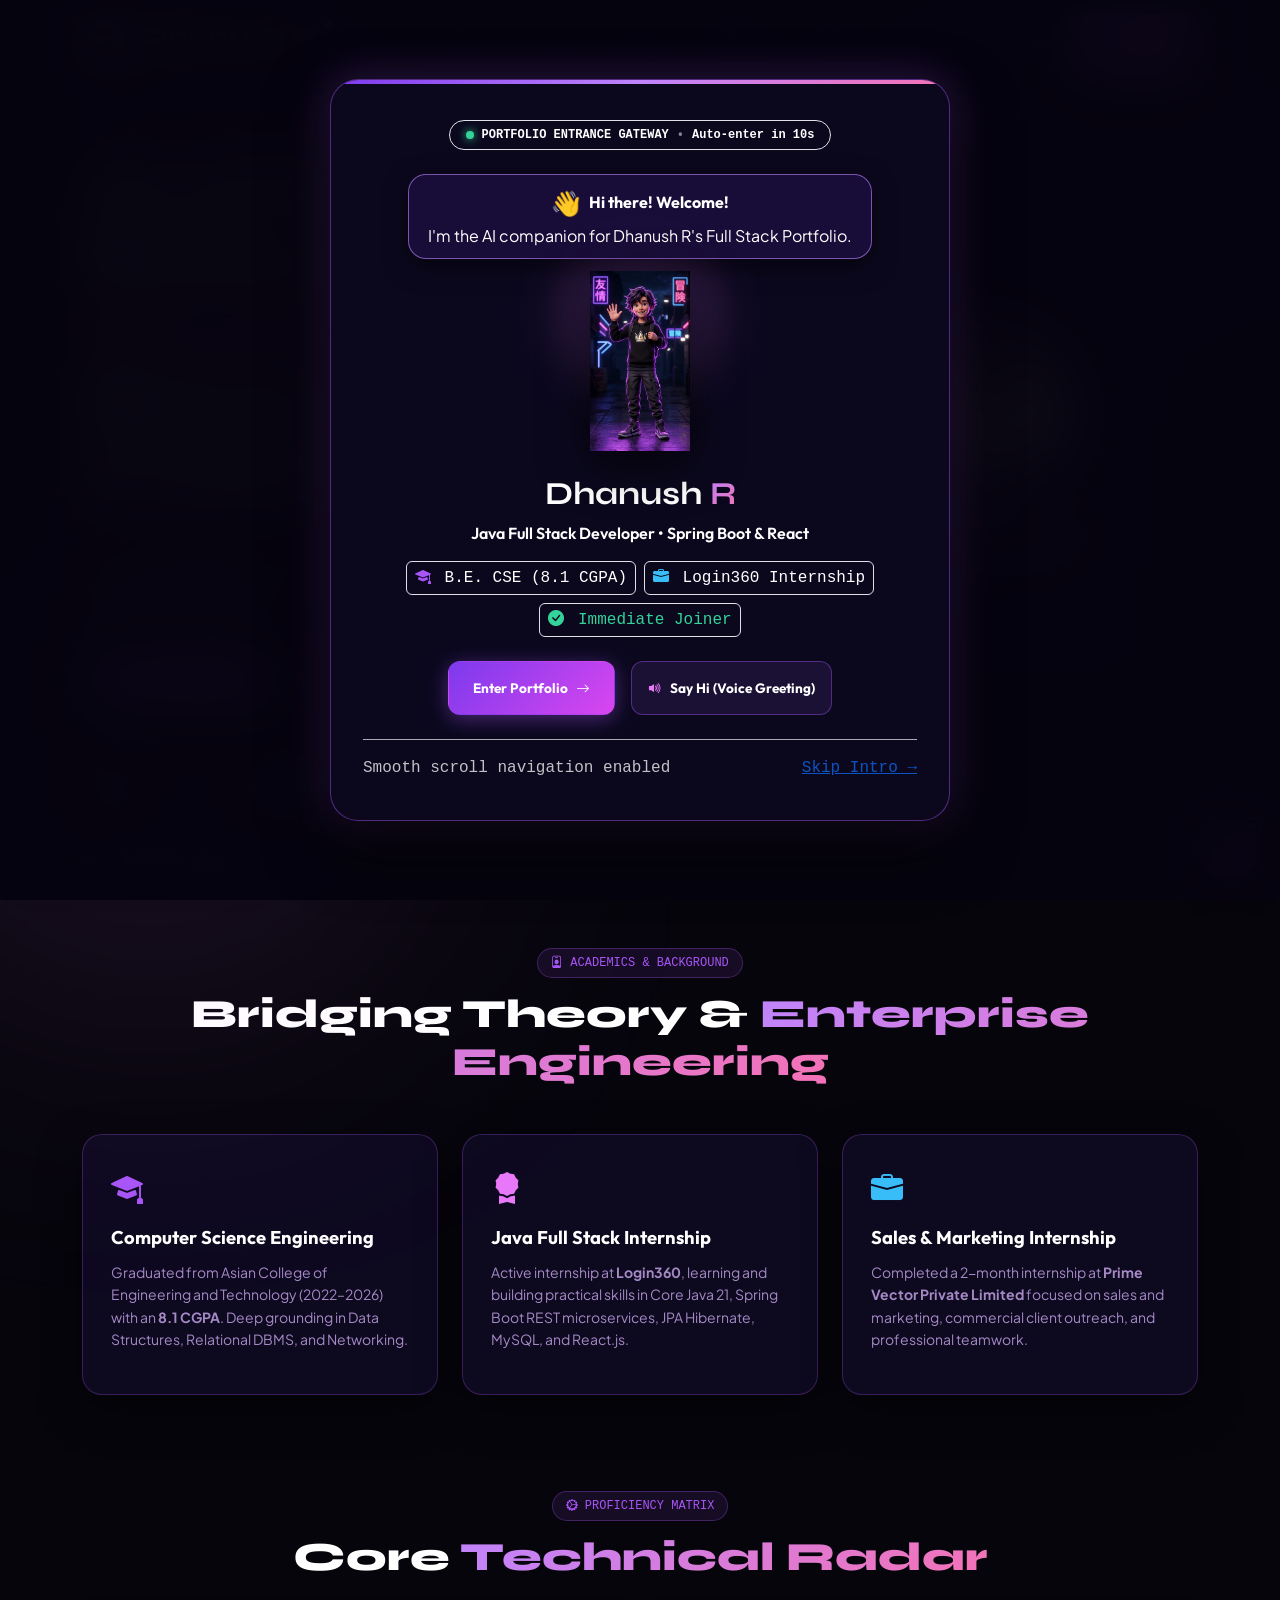
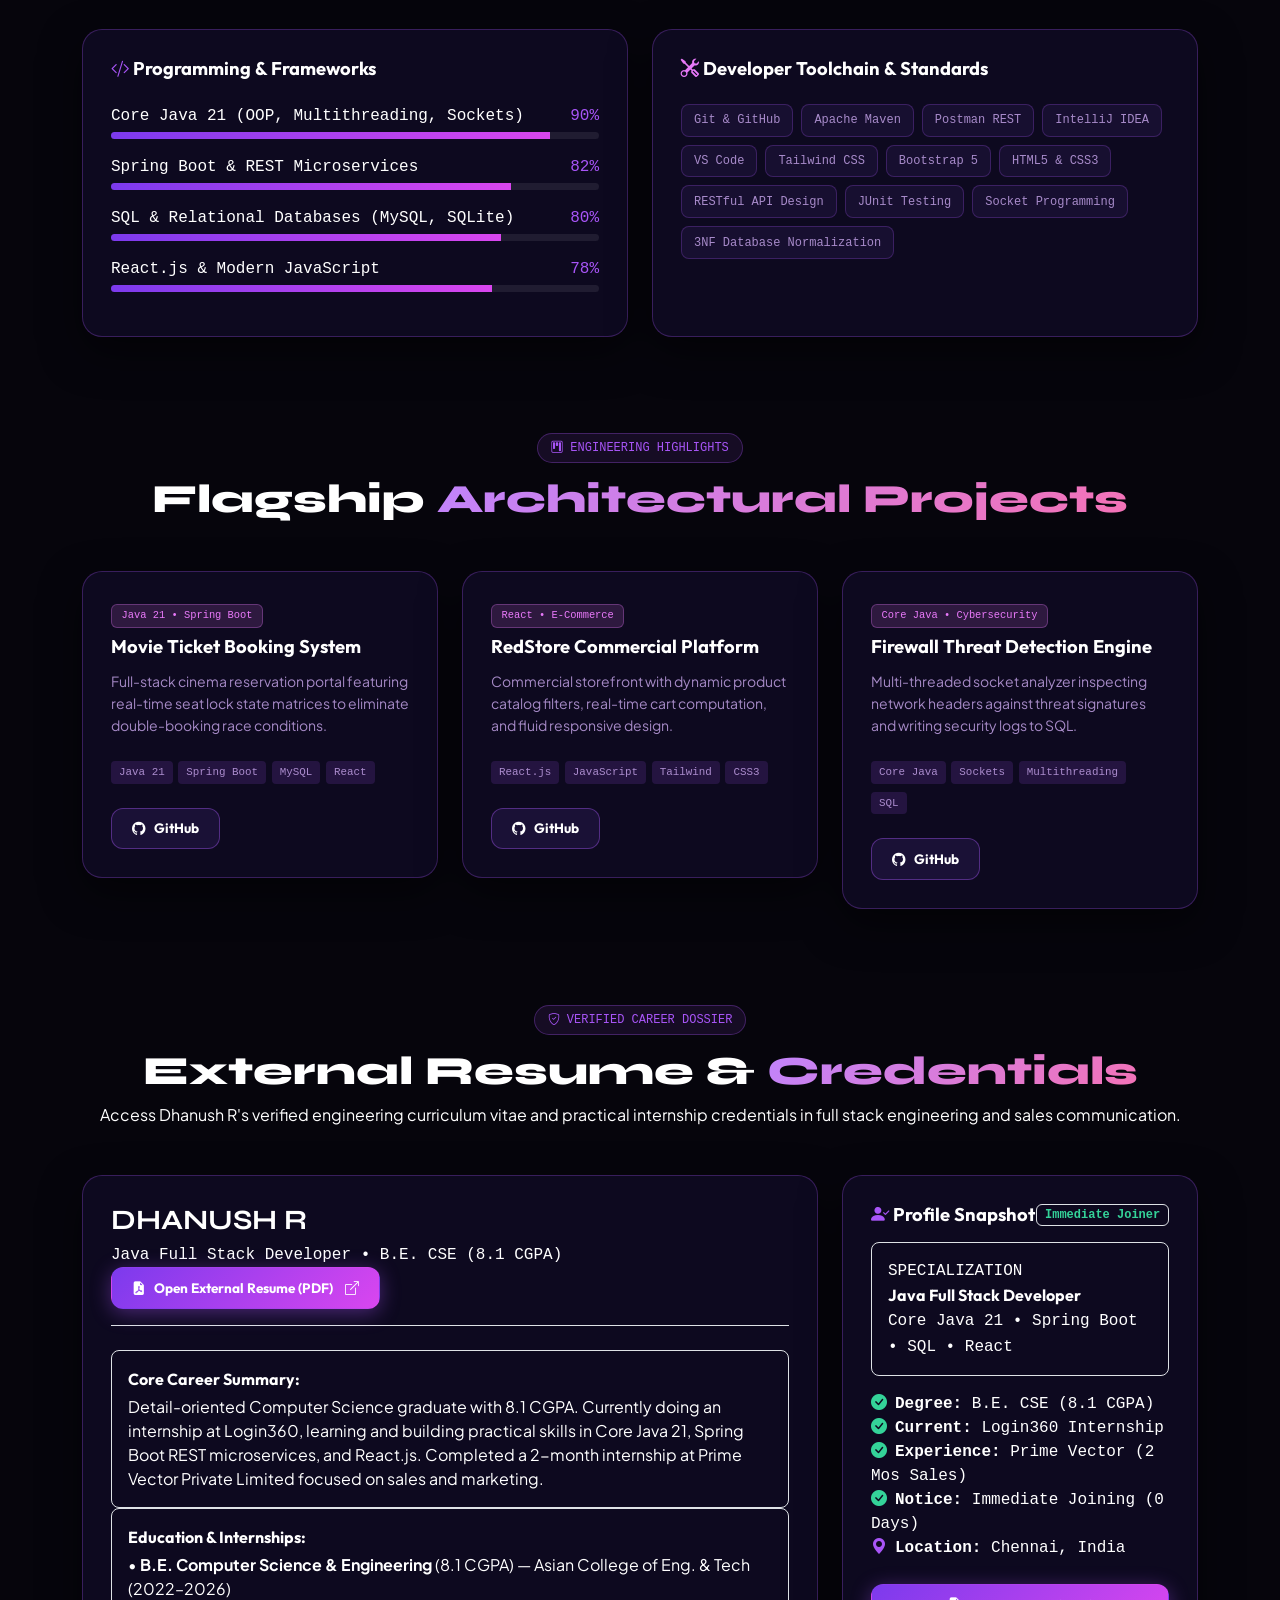
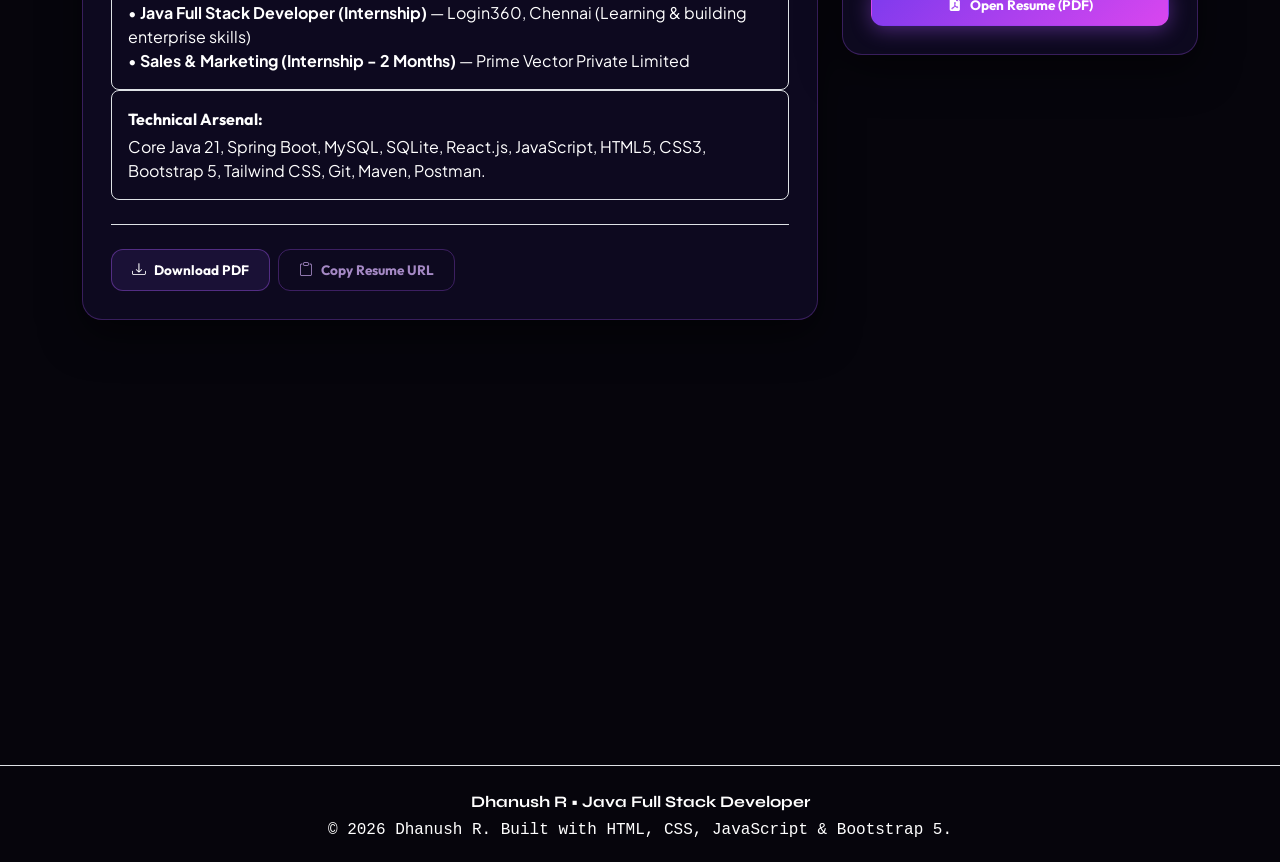
<file: public/standalone/index.html>
<!DOCTYPE html>
<html lang="en">
<head>
  <meta charset="UTF-8">
  <meta name="viewport" content="width=device-width, initial-scale=1.0">
  <title>Dhanush R - Java Full Stack Developer Portfolio</title>
  <meta name="description" content="Ultra Pro Violetic Portfolio of Dhanush R, Java Full Stack Developer specializing in Core Java 21, Spring Boot, MySQL, and React.js." />
  
  <!-- Google Fonts -->
  <link rel="preconnect" href="https://fonts.googleapis.com">
  <link rel="preconnect" href="https://fonts.gstatic.com" crossorigin>
  <link href="https://fonts.googleapis.com/css2?family=JetBrains+Mono:wght@400;500;600;700&family=Outfit:wght@400;500;600;700;800;900&family=Plus+Jakarta+Sans:wght@300;400;500;600;700;800&family=Syne:wght@700;800&display=swap" rel="stylesheet">
  
  <!-- Bootstrap 5 CSS & Icons (VS Code & Browser Support) -->
  <link rel="stylesheet" href="https://cdn.jsdelivr.net/npm/bootstrap@5.3.3/dist/css/bootstrap.min.css">
  <link rel="stylesheet" href="https://cdn.jsdelivr.net/npm/bootstrap-icons@1.11.3/font/bootstrap-icons.min.css">
  
  <!-- Custom Ultra Pro Violetic Theme CSS -->
  <link rel="stylesheet" href="style.css">
</head>
<body>

  <!-- Particle Background Canvas -->
  <canvas id="particleCanvas"></canvas>

  <!-- Ambient Violet Neon Nebula Glows -->
  <div class="ambient-glow glow-top-right"></div>
  <div class="ambient-glow glow-bottom-left"></div>

  <!-- Scroll Progress Indicator -->
  <div id="scrollProgressBar"></div>

  <!-- INTERACTIVE AI DOLL ENTRANCE GATEWAY OVERLAY -->
  <div id="entranceGateway" class="entrance-gateway">
    <div class="entrance-card">
      <div class="entrance-accent-line"></div>
      
      <div class="badge rounded-pill bg-purple-950-70 border border-purple-500-30 text-purple-300 font-mono text-xs px-3 py-2 mb-4 d-inline-flex align-items-center gap-2">
        <span class="status-dot"></span>
        <span>PORTFOLIO ENTRANCE GATEWAY</span>
        <span class="text-purple-400 opacity-50">•</span>
        <span id="entranceTimerText">Auto-enter in 12s</span>
      </div>

      <!-- AI Doll Avatar & Animated Speech Bubble -->
      <div class="entrance-avatar-wrap">
        <div class="entrance-avatar-glow"></div>
        
        <div class="entrance-speech-bubble">
          <div class="d-flex align-items-center justify-content-center gap-2">
            <span class="fs-4">👋</span>
            <strong class="text-white font-outfit fs-6">Hi there! Welcome!</strong>
          </div>
          <div class="text-purple-200 font-sans text-xs mt-1">
            I'm the AI companion for Dhanush R's Full Stack Portfolio.
          </div>
        </div>

        <img src="welcome-boy.png" alt="AI Welcome Doll" class="entrance-avatar-img" onerror="this.src='images/welcome-boy.png'">
      </div>

      <!-- Name & Credentials -->
      <h1 class="font-syne fw-bolder text-white fs-2 mb-2">
        Dhanush <span class="gradient-text">R</span>
      </h1>
      <p class="text-purple-200 font-outfit fw-semibold fs-6 mb-3">
        Java Full Stack Developer • Spring Boot & React
      </p>

      <div class="d-flex flex-wrap justify-content-center gap-2 font-mono text-xs text-purple-300 mb-4">
        <span class="px-2 py-1 rounded-2 bg-purple-950-60 border border-purple-500-20">
          <i class="bi bi-mortarboard-fill text-purple me-1"></i> B.E. CSE (8.1 CGPA)
        </span>
        <span class="px-2 py-1 rounded-2 bg-purple-950-60 border border-purple-500-20">
          <i class="bi bi-briefcase-fill text-cyan me-1"></i> Login360 Internship
        </span>
        <span class="px-2 py-1 rounded-2 bg-emerald-subtle border border-emerald text-emerald">
          <i class="bi bi-check-circle-fill me-1"></i> Immediate Joiner
        </span>
      </div>

      <!-- Action Buttons -->
      <div class="d-flex flex-column flex-sm-row justify-content-center gap-3">
        <button id="enterPortfolioBtn" class="action-btn primary-btn px-4 py-3 justify-content-center">
          <span>Enter Portfolio</span>
          <i class="bi bi-arrow-right"></i>
        </button>
        <button id="sayHiVoiceBtn" class="action-btn secondary-btn px-3 py-3 justify-content-center">
          <i class="bi bi-volume-up-fill text-fuchsia"></i>
          <span id="sayHiVoiceText">Say Hi (Voice Greeting)</span>
        </button>
      </div>

      <div class="mt-4 pt-3 border-top border-purple-500-20 d-flex justify-content-between text-xs font-mono text-purple-400 opacity-75">
        <span>Smooth scroll navigation enabled</span>
        <a href="#" id="skipIntroLink" class="text-purple-200 text-decoration-underline">Skip Intro →</a>
      </div>
    </div>
  </div>

  <!-- Navbar -->
  <nav class="navbar navbar-expand-lg fixed-top custom-navbar">
    <div class="container-xl">
      <a class="navbar-brand d-flex items-center gap-3" href="#home">
        <div class="brand-avatar">
          <img src="mine2.jpeg" alt="Dhanush R" onerror="this.src='https://images.unsplash.com/photo-1534528741775-53994a69daeb?w=100&auto=format&fit=crop&q=80'">
        </div>
        <div class="brand-text">
          <div class="d-flex items-center gap-2">
            <span class="brand-name">Dhanush <span class="gradient-text">R</span></span>
            <span class="status-dot"></span>
          </div>
          <span class="brand-role">Java Full Stack Developer</span>
        </div>
      </a>

      <button class="navbar-toggler custom-toggler" type="button" data-bs-toggle="collapse" data-bs-target="#navMenu" aria-controls="navMenu" aria-expanded="false" aria-label="Toggle navigation">
        <i class="bi bi-list fs-3 text-white"></i>
      </button>

      <div class="collapse navbar-collapse justify-content-end" id="navMenu">
        <ul class="navbar-nav align-items-lg-center gap-lg-2 my-3 my-lg-0">
          <li class="nav-item"><a class="nav-link custom-nav-link" href="#home"><i class="bi bi-terminal"></i> Home</a></li>
          <li class="nav-item"><a class="nav-link custom-nav-link" href="#about"><i class="bi bi-person"></i> About</a></li>
          <li class="nav-item"><a class="nav-link custom-nav-link" href="#skills"><i class="bi bi-code-slash"></i> Skills</a></li>
          <li class="nav-item"><a class="nav-link custom-nav-link" href="#projects"><i class="bi bi-layers"></i> Projects</a></li>
          <li class="nav-item"><a class="nav-link custom-nav-link" href="#resume"><i class="bi bi-file-earmark-person-fill"></i> Resume</a></li>
          <li class="nav-item"><a class="nav-link custom-nav-link" href="#contact"><i class="bi bi-envelope"></i> Contact</a></li>
        </ul>

        <div class="d-flex align-items-center gap-2 ms-lg-3">
          <button id="reopenEntranceBtn" class="action-btn icon-btn" title="View AI Doll Welcome Greeting">
            <span class="fs-6">👋</span>
          </button>
          <button id="audioToggleBtn" class="action-btn icon-btn" title="Toggle Sound Chimes">
            <i class="bi bi-volume-up-fill" id="audioIcon"></i>
          </button>
          <button id="voiceNarratorNavBtn" class="action-btn icon-btn" title="Voice Tour">
            <i class="bi bi-broadcast-pin"></i>
          </button>
          <button id="recruiterModalNavBtn" class="action-btn primary-btn">
            <i class="bi bi-briefcase-fill"></i>
            <span>Hire Dhanush</span>
          </button>
        </div>
      </div>
    </div>
  </nav>

  <!-- Hero Section -->
  <section id="home" class="hero-section d-flex align-items-center">
    <div class="container-xl">
      <div class="row align-items-center g-5">
        
        <!-- Hero Content Left -->
        <div class="col-lg-7 text-center text-lg-start">
          <div class="status-pill mb-3">
            <span class="pulse-emerald"></span>
            <span>AVAILABLE FOR IMMEDIATE JOINING • CHENNAI</span>
          </div>

          <h1 class="hero-title">
            Architecting Robust <span class="gradient-text">Java Backends</span> & Seamless Interfaces.
          </h1>

          <p class="hero-bio">
            Passionate Java Full Stack Developer and Computer Science Engineering graduate (<strong>8.1 CGPA</strong>). I engineer high-throughput backend services using <strong>Core Java 21</strong> and <strong>Spring Boot</strong>, modeled with normalized <strong>SQL databases</strong> and interactive <strong>React.js</strong> client experiences.
          </p>

          <div class="d-flex flex-wrap align-items-center justify-content-center justify-content-lg-start gap-3 mt-4">
            <button id="heroVoiceGreetingBtn" class="action-btn primary-btn pulse-glow">
              <i class="bi bi-volume-up-fill"></i>
              <span>Listen to Voice Intro</span>
            </button>
            <a href="#projects" class="action-btn secondary-btn">
              <i class="bi bi-code-square"></i>
              <span>Explore Projects</span>
            </a>
            <a href="#resume" class="action-btn ghost-btn">
              <i class="bi bi-file-earmark-arrow-down"></i>
              <span>External Resume</span>
            </a>
          </div>

          <!-- Quick Metrics Bar -->
          <div class="row g-3 mt-4 pt-3 border-top border-purple-500-20">
            <div class="col-4 col-sm-3">
              <div class="metric-card">
                <div class="metric-val">8.1</div>
                <div class="metric-lbl">B.E. CGPA</div>
              </div>
            </div>
            <div class="col-4 col-sm-3">
              <div class="metric-card">
                <div class="metric-val">Java 21</div>
                <div class="metric-lbl">Core & OOP</div>
              </div>
            </div>
            <div class="col-4 col-sm-3">
              <div class="metric-card">
                <div class="metric-val">3+</div>
                <div class="metric-lbl">Full-Stack Apps</div>
              </div>
            </div>
          </div>
        </div>

        <!-- Hero 3D Profile Flip Card Right -->
        <div class="col-lg-5 d-flex justify-content-center">
          <div class="flip-card-container">
            <div id="heroFlipCard" class="flip-card">
              
              <!-- Front Side: Developer Portrait -->
              <div class="flip-card-face flip-card-front">
                <div class="profile-img-box">
                  <img src="mine2.jpeg" alt="Dhanush R" class="profile-img" onerror="this.src='https://images.unsplash.com/photo-1534528741775-53994a69daeb?w=500&auto=format&fit=crop&q=80'">
                </div>
                <div class="profile-info text-center mt-3">
                  <h3 class="profile-name">Dhanush R</h3>
                  <p class="profile-sub">B.E. CSE • Java Full Stack Engineer</p>
                  <button id="flipToBoyBtn" class="flip-prompt-btn">
                    <i class="bi bi-arrow-repeat"></i>
                    <span>Flip to Meet Avatar</span>
                  </button>
                </div>
              </div>

              <!-- Back Side: Welcome Boy Avatar -->
              <div class="flip-card-face flip-card-back">
                <div class="welcome-speech-bubble">
                  <span>Hi there! Welcome to my portfolio! 👋</span>
                </div>
                <div class="avatar-box">
                  <img src="welcome-boy.png" alt="Welcome Avatar" class="avatar-img" onerror="this.src='https://illustrations.popertee.com/illustrations/avatar-3d.png'">
                </div>
                <div class="text-center mt-3">
                  <h4 class="text-white fw-bold mb-1 fs-6 font-outfit">Interactive Guide</h4>
                  <button id="avatarVoiceBtn" class="action-btn primary-btn btn-sm">
                    <i class="bi bi-mic-fill"></i>
                    <span>Say Hello</span>
                  </button>
                  <button id="flipBackBtn" class="flip-prompt-btn mt-2">
                    <i class="bi bi-arrow-left"></i>
                    <span>Back to Photo</span>
                  </button>
                </div>
              </div>

            </div>
          </div>
        </div>

      </div>
    </div>
  </section>

  <!-- About Section -->
  <section id="about" class="py-5">
    <div class="container-xl">
      <div class="section-header text-center mb-5">
        <span class="section-tag"><i class="bi bi-person-badge"></i> ACADEMICS & BACKGROUND</span>
        <h2 class="section-title">Bridging Theory & <span class="gradient-text">Enterprise Engineering</span></h2>
      </div>

      <div class="row g-4">
        <div class="col-md-4">
          <div class="glass-card h-100">
            <div class="card-icon text-purple"><i class="bi bi-mortarboard-fill"></i></div>
            <h4 class="card-title">Computer Science Engineering</h4>
            <p class="card-desc">Graduated from Asian College of Engineering and Technology (2022–2026) with an <strong>8.1 CGPA</strong>. Deep grounding in Data Structures, Relational DBMS, and Networking.</p>
          </div>
        </div>
        <div class="col-md-4">
          <div class="glass-card h-100">
            <div class="card-icon text-fuchsia"><i class="bi bi-award-fill"></i></div>
            <h4 class="card-title">Java Full Stack Internship</h4>
            <p class="card-desc">Active internship at <strong>Login360</strong>, learning and building practical skills in Core Java 21, Spring Boot REST microservices, JPA Hibernate, MySQL, and React.js.</p>
          </div>
        </div>
        <div class="col-md-4">
          <div class="glass-card h-100">
            <div class="card-icon text-cyan"><i class="bi bi-briefcase-fill"></i></div>
            <h4 class="card-title">Sales & Marketing Internship</h4>
            <p class="card-desc">Completed a 2-month internship at <strong>Prime Vector Private Limited</strong> focused on sales and marketing, commercial client outreach, and professional teamwork.</p>
          </div>
        </div>
      </div>
    </div>
  </section>

  <!-- Skills Section -->
  <section id="skills" class="py-5">
    <div class="container-xl">
      <div class="section-header text-center mb-5">
        <span class="section-tag"><i class="bi bi-gear-wide-connected"></i> PROFICIENCY MATRIX</span>
        <h2 class="section-title">Core <span class="gradient-text">Technical Radar</span></h2>
      </div>

      <div class="row g-4">
        <div class="col-lg-6">
          <div class="glass-card h-100">
            <h4 class="card-title mb-4"><i class="bi bi-code-slash text-purple"></i> Programming & Frameworks</h4>
            
            <div class="skill-bar-box mb-3">
              <div class="d-flex justify-content-between mb-1 text-sm font-mono">
                <span>Core Java 21 (OOP, Multithreading, Sockets)</span>
                <span class="text-purple">90%</span>
              </div>
              <div class="progress custom-progress"><div class="progress-bar bg-gradient-purple" style="width: 90%"></div></div>
            </div>

            <div class="skill-bar-box mb-3">
              <div class="d-flex justify-content-between mb-1 text-sm font-mono">
                <span>Spring Boot & REST Microservices</span>
                <span class="text-purple">82%</span>
              </div>
              <div class="progress custom-progress"><div class="progress-bar bg-gradient-purple" style="width: 82%"></div></div>
            </div>

            <div class="skill-bar-box mb-3">
              <div class="d-flex justify-content-between mb-1 text-sm font-mono">
                <span>SQL & Relational Databases (MySQL, SQLite)</span>
                <span class="text-purple">80%</span>
              </div>
              <div class="progress custom-progress"><div class="progress-bar bg-gradient-purple" style="width: 80%"></div></div>
            </div>

            <div class="skill-bar-box mb-3">
              <div class="d-flex justify-content-between mb-1 text-sm font-mono">
                <span>React.js & Modern JavaScript</span>
                <span class="text-purple">78%</span>
              </div>
              <div class="progress custom-progress"><div class="progress-bar bg-gradient-purple" style="width: 78%"></div></div>
            </div>
          </div>
        </div>

        <div class="col-lg-6">
          <div class="glass-card h-100">
            <h4 class="card-title mb-4"><i class="bi bi-tools text-fuchsia"></i> Developer Toolchain & Standards</h4>
            <div class="d-flex flex-wrap gap-2">
              <span class="badge-tag">Git & GitHub</span>
              <span class="badge-tag">Apache Maven</span>
              <span class="badge-tag">Postman REST</span>
              <span class="badge-tag">IntelliJ IDEA</span>
              <span class="badge-tag">VS Code</span>
              <span class="badge-tag">Tailwind CSS</span>
              <span class="badge-tag">Bootstrap 5</span>
              <span class="badge-tag">HTML5 & CSS3</span>
              <span class="badge-tag">RESTful API Design</span>
              <span class="badge-tag">JUnit Testing</span>
              <span class="badge-tag">Socket Programming</span>
              <span class="badge-tag">3NF Database Normalization</span>
            </div>
          </div>
        </div>
      </div>
    </div>
  </section>

  <!-- Projects Section -->
  <section id="projects" class="py-5">
    <div class="container-xl">
      <div class="section-header text-center mb-5">
        <span class="section-tag"><i class="bi bi-kanban"></i> ENGINEERING HIGHLIGHTS</span>
        <h2 class="section-title">Flagship <span class="gradient-text">Architectural Projects</span></h2>
      </div>

      <div class="row g-4">
        <!-- Project 1 -->
        <div class="col-lg-4 col-md-6">
          <div class="project-card glass-card">
            <div class="project-badge">Java 21 • Spring Boot</div>
            <h4 class="card-title mt-2">Movie Ticket Booking System</h4>
            <p class="card-desc">Full-stack cinema reservation portal featuring real-time seat lock state matrices to eliminate double-booking race conditions.</p>
            <div class="project-tags">
              <span>Java 21</span><span>Spring Boot</span><span>MySQL</span><span>React</span>
            </div>
            <div class="d-flex gap-2 mt-4">
              <a href="https://github.com/dhanutech04" target="_blank" class="action-btn secondary-btn btn-sm"><i class="bi bi-github"></i> GitHub</a>
            </div>
          </div>
        </div>

        <!-- Project 2 -->
        <div class="col-lg-4 col-md-6">
          <div class="project-card glass-card">
            <div class="project-badge">React • E-Commerce</div>
            <h4 class="card-title mt-2">RedStore Commercial Platform</h4>
            <p class="card-desc">Commercial storefront with dynamic product catalog filters, real-time cart computation, and fluid responsive design.</p>
            <div class="project-tags">
              <span>React.js</span><span>JavaScript</span><span>Tailwind</span><span>CSS3</span>
            </div>
            <div class="d-flex gap-2 mt-4">
              <a href="https://github.com/dhanutech04" target="_blank" class="action-btn secondary-btn btn-sm"><i class="bi bi-github"></i> GitHub</a>
            </div>
          </div>
        </div>

        <!-- Project 3 -->
        <div class="col-lg-4 col-md-6">
          <div class="project-card glass-card">
            <div class="project-badge">Core Java • Cybersecurity</div>
            <h4 class="card-title mt-2">Firewall Threat Detection Engine</h4>
            <p class="card-desc">Multi-threaded socket analyzer inspecting network headers against threat signatures and writing security logs to SQL.</p>
            <div class="project-tags">
              <span>Core Java</span><span>Sockets</span><span>Multithreading</span><span>SQL</span>
            </div>
            <div class="d-flex gap-2 mt-4">
              <a href="https://github.com/dhanutech04" target="_blank" class="action-btn secondary-btn btn-sm"><i class="bi bi-github"></i> GitHub</a>
            </div>
          </div>
        </div>
      </div>
    </div>
  </section>

  <!-- EXTERNAL RESUME SECTION -->
  <section id="resume" class="py-5">
    <div class="container-xl">
      <div class="section-header text-center mb-5">
        <span class="section-tag"><i class="bi bi-shield-check"></i> VERIFIED CAREER DOSSIER</span>
        <h2 class="section-title">External Resume & <span class="gradient-text">Credentials</span></h2>
        <p class="text-purple-300 text-sm max-w-600 mx-auto">Access Dhanush R's verified engineering curriculum vitae and practical internship credentials in full stack engineering and sales communication.</p>
      </div>

      <div class="row g-4 align-items-start">
        
        <!-- Left: Resume Document Preview Card -->
        <div class="col-lg-8">
          <div class="glass-card resume-document-card">
            <div class="d-flex flex-wrap justify-content-between align-items-center pb-3 border-bottom border-purple-500-20 mb-4">
              <div>
                <h3 class="fw-bold mb-1 text-white font-syne">DHANUSH R</h3>
                <span class="font-mono text-xs text-purple-300">Java Full Stack Developer • B.E. CSE (8.1 CGPA)</span>
              </div>
              <a id="mainResumeOpenBtn" href="Dhanush_R_Resume 1.pdf" target="_blank" rel="noopener noreferrer" class="action-btn primary-btn btn-sm">
                <i class="bi bi-file-earmark-pdf-fill"></i>
                <span>Open External Resume (PDF)</span>
                <i class="bi bi-box-arrow-up-right ms-1"></i>
              </a>
            </div>

            <div class="resume-body space-y-3 font-sans text-xs text-purple-200">
              <div class="p-3 rounded-3 bg-purple-950-40 border border-purple-500-20">
                <strong class="text-white d-block mb-1 font-outfit">Core Career Summary:</strong>
                Detail-oriented Computer Science graduate with 8.1 CGPA. Currently doing an internship at Login360, learning and building practical skills in Core Java 21, Spring Boot REST microservices, and React.js. Completed a 2-month internship at Prime Vector Private Limited focused on sales and marketing.
              </div>

              <div class="p-3 rounded-3 bg-purple-950-40 border border-purple-500-20">
                <strong class="text-white d-block mb-1 font-outfit">Education & Internships:</strong>
                • <strong>B.E. Computer Science & Engineering</strong> (8.1 CGPA) — Asian College of Eng. & Tech (2022–2026)<br>
                • <strong>Java Full Stack Developer (Internship)</strong> — Login360, Chennai (Learning & building enterprise skills)<br>
                • <strong>Sales & Marketing (Internship - 2 Months)</strong> — Prime Vector Private Limited
              </div>

              <div class="p-3 rounded-3 bg-purple-950-40 border border-purple-500-20">
                <strong class="text-white d-block mb-1 font-outfit">Technical Arsenal:</strong>
                Core Java 21, Spring Boot, MySQL, SQLite, React.js, JavaScript, HTML5, CSS3, Bootstrap 5, Tailwind CSS, Git, Maven, Postman.
              </div>
            </div>

            <div class="d-flex flex-wrap gap-2 pt-4 border-top border-purple-500-20 mt-4">
              <a href="Dhanush_R_Resume 1.pdf" download class="action-btn secondary-btn btn-sm">
                <i class="bi bi-download"></i> Download PDF
              </a>
              <button id="copyResumeLinkBtn" class="action-btn ghost-btn btn-sm">
                <i class="bi bi-clipboard"></i> Copy Resume URL
              </button>
            </div>
          </div>
        </div>

        <!-- Right: Profile Snapshot Card -->
        <div class="col-lg-4">
          <div class="glass-card mb-4">
            <div class="d-flex justify-content-between align-items-center mb-3">
              <h4 class="card-title mb-0"><i class="bi bi-person-check-fill text-purple"></i> Profile Snapshot</h4>
              <span class="badge bg-emerald-subtle text-emerald border border-emerald font-mono">Immediate Joiner</span>
            </div>
            <div class="p-3 rounded-3 bg-purple-950-40 border border-purple-500-20 mb-3">
              <span class="text-purple-400 font-mono text-xs d-block">SPECIALIZATION</span>
              <strong class="text-white d-block font-outfit fs-6">Java Full Stack Developer</strong>
              <span class="text-purple-300 font-mono text-xs">Core Java 21 • Spring Boot • SQL • React</span>
            </div>
            <ul class="list-unstyled text-xs space-y-2 font-mono text-purple-200 mb-4">
              <li><i class="bi bi-check-circle-fill text-emerald me-2"></i><strong>Degree:</strong> B.E. CSE (8.1 CGPA)</li>
              <li><i class="bi bi-check-circle-fill text-emerald me-2"></i><strong>Current:</strong> Login360 Internship</li>
              <li><i class="bi bi-check-circle-fill text-emerald me-2"></i><strong>Experience:</strong> Prime Vector (2 Mos Sales)</li>
              <li><i class="bi bi-check-circle-fill text-emerald me-2"></i><strong>Notice:</strong> Immediate Joining (0 Days)</li>
              <li><i class="bi bi-geo-alt-fill text-purple me-2"></i><strong>Location:</strong> Chennai, India</li>
            </ul>
            <a href="Dhanush_R_Resume 1.pdf" target="_blank" rel="noopener noreferrer" class="action-btn primary-btn btn-sm w-100 justify-content-center">
              <i class="bi bi-file-earmark-pdf-fill"></i>
              <span>Open Resume (PDF)</span>
            </a>
          </div>
        </div>

      </div>
    </div>
  </section>

  <!-- Contact Section -->
  <section id="contact" class="py-5">
    <div class="container-xl">
      <div class="section-header text-center mb-5">
        <span class="section-tag"><i class="bi bi-envelope-paper"></i> GET IN TOUCH</span>
        <h2 class="section-title">Let's Build <span class="gradient-text">Together</span></h2>
      </div>

      <div class="row g-4 justify-content-center">
        <div class="col-md-4">
          <a href="mailto:dhanutech04@gmail.com" class="contact-card glass-card text-center d-block text-decoration-none">
            <i class="bi bi-envelope-at-fill fs-2 text-purple mb-2"></i>
            <h5 class="text-white font-outfit">Email</h5>
            <span class="text-purple-300 text-xs font-mono">dhanutech04@gmail.com</span>
          </a>
        </div>
        <div class="col-md-4">
          <a href="tel:+919361902056" class="contact-card glass-card text-center d-block text-decoration-none">
            <i class="bi bi-telephone-fill fs-2 text-fuchsia mb-2"></i>
            <h5 class="text-white font-outfit">Phone / Call</h5>
            <span class="text-purple-300 text-xs font-mono">+91 9361902056</span>
          </a>
        </div>
        <div class="col-md-4">
          <a href="https://wa.me/919361902056" target="_blank" class="contact-card glass-card text-center d-block text-decoration-none">
            <i class="bi bi-whatsapp fs-2 text-emerald mb-2"></i>
            <h5 class="text-white font-outfit">WhatsApp</h5>
            <span class="text-purple-300 text-xs font-mono">Direct Chat Available</span>
          </a>
        </div>
      </div>
    </div>
  </section>

  <!-- Footer -->
  <footer class="footer py-4 text-center border-top border-purple-500-20">
    <div class="container">
      <p class="mb-1 text-white font-syne fw-bold">Dhanush R • Java Full Stack Developer</p>
      <p class="text-purple-400 text-xs font-mono mb-0">© 2026 Dhanush R. Built with HTML, CSS, JavaScript & Bootstrap 5.</p>
    </div>
  </footer>

  <!-- FLOATING ACTION DOCK: AT BOTTOM RIGHT -->
  <div class="floating-action-dock">
    
    <!-- Floating Voice Narrator Button -->
    <button id="floatingVoiceBtn" class="dock-btn voice-btn" title="Voice Narrator">
      <i class="bi bi-broadcast"></i>
    </button>

    <!-- EXTERNAL RESUME DOCK: UPPER SET DIRECTLY ABOVE THE AI BOT BUTTON -->
    <div id="externalResumeDock" class="external-resume-dock" aria-live="polite">
      
      <!-- Panel pops up above the toggle button -->
      <div id="externalResumePanel" class="external-resume-panel" hidden>
        <div class="d-flex justify-content-between align-items-center pb-2 border-bottom border-purple-500-20 mb-2">
          <div class="external-resume-panel-title">
            <i class="bi bi-file-earmark-person-fill text-purple"></i>
            <span>Dhanush R Resume</span>
          </div>
          <button id="closeResumePanelBtn" class="btn-close btn-close-white" style="font-size: 0.65rem;" aria-label="Close"></button>
        </div>
        
        <p class="text-purple-300 text-xs font-mono mb-2">Java Full Stack Developer • B.E. CSE (8.1 CGPA)<br><span class="text-purple-400">Login360 Internship • Prime Vector (2 Mos Sales)</span></p>
        
        <a id="externalResumeLink" href="Dhanush_R_Resume 1.pdf" target="_blank" rel="noopener noreferrer" class="external-resume-link mb-2">
          <i class="bi bi-file-earmark-pdf-fill"></i>
          <span>Open External Resume</span>
          <i class="bi bi-box-arrow-up-right"></i>
        </a>
        <div class="d-flex gap-2">
          <a href="Dhanush_R_Resume 1.pdf" download class="btn btn-outline-purple btn-sm w-100 font-mono text-xs py-1">
            <i class="bi bi-download"></i> Download
          </a>
          <button id="dockCopyResumeBtn" class="btn btn-outline-purple btn-sm w-100 font-mono text-xs py-1">
            <i class="bi bi-clipboard"></i> Copy Link
          </button>
        </div>
      </div>

      <!-- Toggle Button (Set directly above AI Bot) -->
      <button id="externalResumeToggle" class="external-resume-toggle" type="button" aria-expanded="false" aria-controls="externalResumePanel">
        <i class="bi bi-file-earmark-person-fill"></i>
        <span>Resume</span>
        <span class="resume-dock-pill">PDF</span>
      </button>

    </div>

    <!-- FLOATING AI ASSISTANT BOT BUTTON -->
    <button id="floatingAiBotBtn" class="dock-btn bot-btn" title="Dhanush AI Assistant">
      <i class="bi bi-robot"></i>
      <span class="online-indicator"></span>
    </button>

  </div>

  <!-- AI ASSISTANT DRAWER -->
  <div id="aiDrawer" class="ai-drawer" hidden>
    <div class="ai-drawer-header">
      <div class="d-flex align-items-center gap-2">
        <i class="bi bi-robot fs-5 text-purple"></i>
        <div>
          <h5 class="mb-0 text-white font-outfit fs-6">Dhanush AI Assistant</h5>
          <span class="text-emerald text-xs font-mono">● Online & Ready</span>
        </div>
      </div>
      <button id="closeAiDrawerBtn" class="btn-close btn-close-white"></button>
    </div>
    
    <div id="aiChatLog" class="ai-chat-log">
      <div class="bot-msg">
        Hello! I am Dhanush's AI Career Assistant. Feel free to ask about his Java skills, Spring Boot projects, or hiring availability!
      </div>
    </div>

    <div class="ai-drawer-footer">
      <div class="quick-topics mb-2">
        <button class="quick-topic-btn">Skills</button>
        <button class="quick-topic-btn">Projects</button>
        <button class="quick-topic-btn">Education</button>
        <button class="quick-topic-btn">Immediate Joining</button>
      </div>
      <div class="input-group">
        <input type="text" id="aiInput" class="form-control form-control-sm bg-dark border-purple-500 text-white" placeholder="Ask about Dhanush...">
        <button id="aiSendBtn" class="btn btn-purple btn-sm"><i class="bi bi-send"></i></button>
      </div>
    </div>
  </div>

  <!-- SCROLL & ALIGNMENT PROPERTIES HUD WIDGET -->
  <div id="scrollAlignmentHud" class="scroll-alignment-hud">
    <!-- Collapsed Pill Button -->
    <button id="hudPillBtn" class="hud-pill-btn" title="View Scroll & Alignment Properties">
      <i class="bi bi-crosshair text-purple"></i>
      <span id="hudActiveSectionText">#home</span>
      <span class="text-purple-400 opacity-50">•</span>
      <span class="text-emerald d-flex align-items-center gap-1">
        <span class="status-dot"></span> Aligned
      </span>
      <span id="hudScrollPercentText" class="badge bg-purple-950-60 border border-purple-500-20 text-purple-300 font-mono">0%</span>
      <i class="bi bi-arrows-angle-expand text-purple-400 opacity-75"></i>
    </button>

    <!-- Expanded Telemetry Panel -->
    <div id="hudPanel" class="hud-panel">
      <div class="d-flex justify-content-between align-items-center pb-2 border-bottom border-purple-500-20 mb-3">
        <div class="d-flex align-items-center gap-2">
          <i class="bi bi-crosshair text-purple"></i>
          <strong class="font-outfit text-white fs-6">Scroll & Alignment HUD</strong>
        </div>
        <button id="hudCloseBtn" class="btn-close btn-close-white" style="font-size: 0.65rem;" aria-label="Minimize HUD"></button>
      </div>

      <!-- Real-time metrics grid -->
      <div class="hud-grid">
        <div class="hud-stat-box">
          <span class="text-purple-300 opacity-75 d-block" style="font-size: 0.6rem;">SCROLL DEPTH</span>
          <span id="hudScrollPxText" class="fw-bold text-white font-mono">0px (0%)</span>
        </div>
        <div class="hud-stat-box">
          <span class="text-purple-300 opacity-75 d-block" style="font-size: 0.6rem;">ACTIVE ALIGNMENT</span>
          <span id="hudTargetStatus" class="fw-bold text-emerald font-mono">#home</span>
        </div>
      </div>

      <div class="p-2 rounded-2 bg-purple-950-40 border border-purple-500-20 mb-3 font-mono" style="font-size: 0.68rem;">
        <span class="text-purple-300">Offset Status: </span>
        <strong id="hudOffsetLabel" class="text-white">Top-Aligned (Snapped)</strong>
      </div>

      <div class="text-purple-400 fw-semibold mb-1" style="font-size: 0.65rem;">SMOOTH ALIGN TARGETS:</div>
      <div class="hud-targets-grid mb-2">
        <button class="hud-target-btn active" data-target="home">Home</button>
        <button class="hud-target-btn" data-target="about">About</button>
        <button class="hud-target-btn" data-target="skills">Skills</button>
        <button class="hud-target-btn" data-target="projects">Projects</button>
        <button class="hud-target-btn" data-target="resume">Resume</button>
        <button class="hud-target-btn" data-target="contact">Contact</button>
      </div>

      <div class="pt-2 border-top border-purple-500-20 d-flex justify-content-between text-purple-400 opacity-75" style="font-size: 0.6rem;">
        <span>scroll-behavior: smooth</span>
        <span class="text-emerald">60 FPS Hardware</span>
      </div>
    </div>
  </div>

  <!-- RECRUITER DOSSIER MODAL -->
  <div class="modal fade" id="recruiterModal" tabindex="-1" aria-hidden="true">
    <div class="modal-dialog modal-dialog-centered">
      <div class="modal-content glass-modal text-white">
        <div class="modal-header border-purple-500-20">
          <h5 class="modal-title font-outfit"><i class="bi bi-briefcase-fill text-purple me-2"></i> Recruiter Fast-Track Dossier</h5>
          <button type="button" class="btn-close btn-close-white" data-bs-dismiss="modal" aria-label="Close"></button>
        </div>
        <div class="modal-body font-sans text-sm space-y-3">
          <div class="d-flex justify-content-between border-bottom border-purple-500-20 pb-2">
            <span class="text-purple-300">Full Name:</span>
            <span class="fw-bold">Dhanush R</span>
          </div>
          <div class="d-flex justify-content-between border-bottom border-purple-500-20 pb-2">
            <span class="text-purple-300">Role:</span>
            <span class="text-purple">Java Full Stack Developer</span>
          </div>
          <div class="d-flex justify-content-between border-bottom border-purple-500-20 pb-2">
            <span class="text-purple-300">Notice Period:</span>
            <span class="badge bg-emerald">Immediate Joiner (0 Days)</span>
          </div>
          <div class="d-flex justify-content-between border-bottom border-purple-500-20 pb-2">
            <span class="text-purple-300">Education:</span>
            <span>B.E. CSE (8.1 CGPA)</span>
          </div>
          <div class="d-flex justify-content-between border-bottom border-purple-500-20 pb-2">
            <span class="text-purple-300">Location:</span>
            <span>Chennai, India (Open to Relocate & Remote)</span>
          </div>
          <div class="d-flex justify-content-between">
            <span class="text-purple-300">Direct Contact:</span>
            <span class="font-mono text-xs">+91 9361902056</span>
          </div>
        </div>
        <div class="modal-footer border-purple-500-20">
          <a href="Dhanush_R_Resume 1.pdf" target="_blank" class="action-btn primary-btn btn-sm">
            <i class="bi bi-file-earmark-pdf"></i> Open Resume PDF
          </a>
          <a href="https://wa.me/919361902056" target="_blank" class="action-btn secondary-btn btn-sm">
            <i class="bi bi-whatsapp"></i> Chat on WhatsApp
          </a>
        </div>
      </div>
    </div>
  </div>

  <!-- Bootstrap 5 JS Bundle -->
  <script src="https://cdn.jsdelivr.net/npm/bootstrap@5.3.3/dist/js/bootstrap.bundle.min.js"></script>
  
  <!-- Standalone Script -->
  <script src="script.js"></script>
</body>
</html>
</file>
<file: standalone/style.css>
/* ============================================================= */
/* DHANUSH R PORTFOLIO — CINEMATIC VIOLETIC TYPOGRAPHY & THEME   */
/* ============================================================= */

:root {
  /* Color Palette - Ultra Pro Violetic Theme */
  --bg-dark: #06050c;
  --bg-surface: #0a0618;
  --card-bg: rgba(14, 9, 32, 0.88);
  --card-bg-hover: rgba(22, 14, 48, 0.95);
  --border-violet: rgba(168, 85, 247, 0.32);
  --border-glow: rgba(192, 132, 252, 0.65);
  
  /* Text Contrast Hierarchy (WCAG AA Compliant) */
  --text-white: #ffffff;
  --text-main: #f3e8ff;
  --text-muted: #d8b4fe;
  --text-dim: #a855f7;

  /* Accent Accents */
  --accent-purple: #9333ea;
  --accent-fuchsia: #c026d3;
  --accent-violet: #7c3aed;
  --accent-cyan: #38bdf8;
  --accent-emerald: #34d399;

  /* Typographic Families */
  --font-display: 'Syne', sans-serif;
  --font-heading: 'Outfit', sans-serif;
  --font-body: 'Plus Jakarta Sans', sans-serif;
  --font-mono: 'JetBrains Mono', monospace;
}

/* ------------------------------------------------------------- */
/* BASE RESETS & GEOMETRIC TYPOGRAPHY                            */
/* ------------------------------------------------------------- */
*, *::before, *::after {
  box-sizing: border-box;
  margin: 0;
  padding: 0;
}

html {
  scroll-behavior: smooth;
  scroll-padding-top: 5.5rem; /* Optical offset for sticky navbar */
  font-size: 16px;
}

body {
  background-color: var(--bg-dark);
  color: var(--text-main);
  font-family: var(--font-body), -apple-system, BlinkMacSystemFont, "Segoe UI", Roboto, sans-serif;
  font-size: 1rem;
  line-height: 1.68;
  letter-spacing: -0.01em;
  overflow-x: hidden;
  position: relative;
  -webkit-font-smoothing: antialiased;
  -moz-osx-font-smoothing: grayscale;
  text-rendering: optimizeLegibility;
}

/* Headings Typographic Hierarchy (Step scale >= 1.25) */
h1, h2, h3, h4, h5, h6 {
  color: var(--text-white);
  line-height: 1.25;
  margin-bottom: 0.5rem;
}

h1 {
  font-family: var(--font-display);
  font-weight: 800;
  font-size: clamp(2.5rem, 5vw, 3.85rem);
  letter-spacing: -0.03em;
  line-height: 1.14;
}

h2 {
  font-family: var(--font-display);
  font-weight: 800;
  font-size: clamp(2rem, 3.8vw, 2.85rem);
  letter-spacing: -0.025em;
  line-height: 1.2;
}

h3 {
  font-family: var(--font-heading);
  font-weight: 700;
  font-size: clamp(1.35rem, 2.5vw, 1.75rem);
  letter-spacing: -0.02em;
  line-height: 1.3;
}

h4 {
  font-family: var(--font-heading);
  font-weight: 700;
  font-size: 1.25rem;
  letter-spacing: -0.015em;
  line-height: 1.35;
}

p {
  line-height: 1.68;
  color: var(--text-muted);
  max-width: 68ch; /* Optimal typographic line length */
  margin-bottom: 1rem;
}

p:last-child {
  margin-bottom: 0;
}

/* Section Margins */
section {
  scroll-margin-top: 5.5rem;
}

/* ------------------------------------------------------------- */
/* TYPOGRAPHY UTILITY CLASSES                                    */
/* ------------------------------------------------------------- */
.font-syne { font-family: var(--font-display) !important; }
.font-outfit { font-family: var(--font-heading) !important; }
.font-mono { font-family: var(--font-mono) !important; }
.font-sans { font-family: var(--font-body) !important; }

.gradient-text {
  background: linear-gradient(135deg, #c084fc 0%, #e879f9 50%, #818cf8 100%);
  -webkit-background-clip: text;
  -webkit-text-fill-color: transparent;
  display: inline-block;
}

.text-purple { color: #c084fc !important; }
.text-fuchsia { color: #f472b6 !important; }
.text-cyan { color: #38bdf8 !important; }
.text-emerald { color: #34d399 !important; }

/* ------------------------------------------------------------- */
/* HARDWARE CANVAS & PROGRESS BAR                                */
/* ------------------------------------------------------------- */
#particleCanvas {
  position: fixed;
  top: 0;
  left: 0;
  width: 100vw;
  height: 100vh;
  pointer-events: none;
  z-index: 0;
}

#scrollProgressBar {
  position: fixed;
  top: 0;
  left: 0;
  height: 3px;
  background: linear-gradient(90deg, #7c3aed, #c084fc, #f472b6);
  z-index: 9999;
  width: 0%;
  transition: width 0.1s ease-out;
  box-shadow: 0 0 12px rgba(168, 85, 247, 0.9);
}

/* Ambient Radial Glows */
.ambient-glow {
  position: fixed;
  width: 500px;
  height: 500px;
  border-radius: 50%;
  pointer-events: none;
  filter: blur(140px);
  z-index: 1;
}

.glow-top-right {
  top: -100px;
  right: -100px;
  background: rgba(168, 85, 247, 0.12);
}

.glow-bottom-left {
  bottom: -100px;
  left: -100px;
  background: rgba(232, 121, 249, 0.12);
}

/* ------------------------------------------------------------- */
/* ON-SCROLL DYNAMIC SECTION REVEAL ANIMATIONS                   */
/* ------------------------------------------------------------- */
.scroll-reveal-init {
  opacity: 0;
  transform: translateY(36px) scale(0.985);
  transition: opacity 0.8s cubic-bezier(0.16, 1, 0.3, 1),
              transform 0.8s cubic-bezier(0.16, 1, 0.3, 1);
  will-change: opacity, transform;
}

.scroll-reveal-visible {
  opacity: 1 !important;
  transform: translateY(0) scale(1) !important;
}

.scroll-reveal-visible .glass-card,
.scroll-reveal-visible .project-card {
  animation: cardFadeUp 0.65s cubic-bezier(0.16, 1, 0.3, 1) both;
}

@keyframes cardFadeUp {
  0% {
    opacity: 0;
    transform: translateY(24px);
  }
  100% {
    opacity: 1;
    transform: translateY(0);
  }
}

/* ------------------------------------------------------------- */
/* NAVBAR DESIGN & ALIGNMENT                                     */
/* ------------------------------------------------------------- */
.custom-navbar {
  background: rgba(7, 4, 18, 0.88);
  backdrop-filter: blur(18px);
  border-bottom: 1px solid rgba(168, 85, 247, 0.22);
  padding: 0.9rem 0;
  transition: all 0.3s ease;
  z-index: 1030;
}

.brand-avatar {
  width: 44px;
  height: 44px;
  border-radius: 50%;
  overflow: hidden;
  border: 2px solid var(--accent-purple);
  box-shadow: 0 0 15px rgba(168, 85, 247, 0.4);
}

.brand-avatar img {
  width: 100%;
  height: 100%;
  object-fit: cover;
}

.brand-name {
  font-family: var(--font-display);
  font-weight: 800;
  font-size: 1.25rem;
  color: #ffffff;
  letter-spacing: -0.02em;
}

.brand-role {
  font-family: var(--font-mono);
  font-size: 0.72rem;
  color: var(--text-muted);
  letter-spacing: 0.04em;
  display: block;
}

.status-dot {
  width: 8px;
  height: 8px;
  border-radius: 50%;
  background-color: var(--accent-emerald);
  box-shadow: 0 0 8px var(--accent-emerald);
  display: inline-block;
  animation: pulse 2s infinite;
}

@keyframes pulse {
  0%, 100% { opacity: 1; transform: scale(1); }
  50% { opacity: 0.55; transform: scale(0.9); }
}

.custom-nav-link {
  color: var(--text-muted) !important;
  font-family: var(--font-heading);
  font-weight: 600;
  font-size: 0.92rem;
  padding: 0.55rem 1rem !important;
  border-radius: 10px;
  transition: all 0.2s ease;
}

.custom-nav-link:hover, .custom-nav-link.active {
  color: #ffffff !important;
  background: rgba(168, 85, 247, 0.18);
}

/* ------------------------------------------------------------- */
/* ACTION BUTTONS (Exact 2x horizontal padding rule)             */
/* ------------------------------------------------------------- */
.action-btn {
  display: inline-flex;
  align-items: center;
  justify-content: center;
  gap: 0.55rem;
  font-family: var(--font-heading);
  font-weight: 700;
  font-size: 0.9rem;
  padding: 0.75rem 1.5rem; /* 2x horizontal padding */
  border-radius: 12px;
  text-decoration: none;
  cursor: pointer;
  white-space: nowrap;
  transition: all 0.25s cubic-bezier(0.4, 0, 0.2, 1);
  border: 1px solid transparent;
}

.action-btn:hover {
  transform: translateY(-2px);
}

.primary-btn {
  background: linear-gradient(135deg, #7c3aed 0%, #a855f7 100%);
  color: #ffffff !important;
  box-shadow: 0 4px 20px rgba(168, 85, 247, 0.4);
}

.primary-btn:hover {
  box-shadow: 0 6px 25px rgba(168, 85, 247, 0.65);
}

.secondary-btn {
  background: rgba(30, 18, 62, 0.85);
  border: 1px solid rgba(168, 85, 247, 0.4);
  color: #ffffff !important;
}

.secondary-btn:hover {
  background: rgba(50, 30, 98, 0.95);
  border-color: var(--border-glow);
}

.ghost-btn {
  background: transparent;
  border: 1px solid rgba(168, 85, 247, 0.32);
  color: var(--text-muted) !important;
}

.ghost-btn:hover {
  color: #ffffff !important;
  background: rgba(168, 85, 247, 0.15);
  border-color: var(--border-glow);
}

.icon-btn {
  padding: 0.65rem;
  border-radius: 10px;
  background: rgba(30, 18, 62, 0.65);
  border: 1px solid rgba(168, 85, 247, 0.3);
  color: var(--text-muted);
}

.icon-btn:hover {
  color: #ffffff;
  border-color: var(--accent-purple);
  background: rgba(168, 85, 247, 0.25);
}

.action-btn.btn-sm {
  padding: 0.55rem 1.1rem;
  font-size: 0.82rem;
}

/* ------------------------------------------------------------- */
/* SECTIONS & HARMONIC SPACING                                   */
/* ------------------------------------------------------------- */
.section-py {
  padding: 6rem 0; /* Rhythmic, spacious section padding */
  position: relative;
}

@media (max-width: 768px) {
  .section-py {
    padding: 4rem 0;
  }
}

.section-header {
  margin-bottom: 3.5rem;
}

.section-tag {
  display: inline-flex;
  align-items: center;
  gap: 0.45rem;
  font-family: var(--font-mono);
  font-size: 0.78rem;
  font-weight: 600;
  letter-spacing: 0.08em;
  color: var(--accent-purple);
  padding: 0.4rem 0.9rem;
  border-radius: 9999px;
  background: rgba(168, 85, 247, 0.12);
  border: 1px solid rgba(168, 85, 247, 0.35);
  margin-bottom: 0.85rem;
  text-transform: uppercase;
}

.section-title {
  margin-bottom: 0.75rem;
}

/* ------------------------------------------------------------- */
/* HERO SECTION                                                  */
/* ------------------------------------------------------------- */
.hero-section {
  min-height: 92vh;
  padding-top: 8.5rem;
  padding-bottom: 5rem;
  position: relative;
  z-index: 10;
}

.status-pill {
  display: inline-flex;
  align-items: center;
  gap: 0.55rem;
  padding: 0.4rem 0.95rem;
  background: rgba(22, 14, 48, 0.75);
  border: 1px solid rgba(52, 211, 153, 0.4);
  border-radius: 9999px;
  font-family: var(--font-mono);
  font-size: 0.75rem;
  color: var(--accent-emerald);
  font-weight: 600;
  letter-spacing: 0.03em;
}

.pulse-emerald {
  width: 8px;
  height: 8px;
  background: var(--accent-emerald);
  border-radius: 50%;
  animation: pulse 2s infinite;
}

.hero-title {
  margin-bottom: 1.25rem;
}

.hero-bio {
  font-size: 1.05rem;
  line-height: 1.72;
  color: var(--text-muted);
  margin-bottom: 1.75rem;
}

.metric-card {
  padding: 1rem 0.85rem;
  border-radius: 14px;
  background: rgba(22, 14, 48, 0.65);
  border: 1px solid rgba(168, 85, 247, 0.25);
  text-align: center;
  transition: all 0.25s ease;
}

.metric-card:hover {
  border-color: var(--border-glow);
  transform: translateY(-2px);
}

.metric-val {
  font-family: var(--font-display);
  font-weight: 800;
  font-size: 1.45rem;
  color: #ffffff;
  line-height: 1.2;
}

.metric-lbl {
  font-family: var(--font-mono);
  font-size: 0.72rem;
  color: var(--text-muted);
  letter-spacing: 0.02em;
  margin-top: 0.25rem;
}

/* ------------------------------------------------------------- */
/* GLASS CARDS & CARD SPACING                                    */
/* ------------------------------------------------------------- */
.glass-card {
  background: var(--card-bg);
  border: 1px solid var(--border-violet);
  border-radius: 20px;
  padding: 2rem; /* Generous 32px inner padding */
  backdrop-filter: blur(18px);
  box-shadow: 0 15px 40px rgba(0, 0, 0, 0.6);
  transition: all 0.3s cubic-bezier(0.16, 1, 0.3, 1);
  position: relative;
}

.glass-card:hover {
  border-color: var(--border-glow);
  box-shadow: 0 20px 50px rgba(168, 85, 247, 0.25);
  transform: translateY(-4px);
  background: var(--card-bg-hover);
}

.card-title {
  margin-bottom: 0.65rem;
}

.card-desc {
  font-size: 0.95rem;
  line-height: 1.68;
  color: var(--text-muted);
}

.card-icon {
  font-size: 2.25rem;
  margin-bottom: 1.25rem;
}

/* 3D Flip Card Container */
.flip-card-container {
  perspective: 1200px;
  width: 100%;
  max-width: 360px;
  min-height: 480px;
}

.flip-card {
  position: relative;
  width: 100%;
  min-height: 480px;
  transform-style: preserve-3d;
  transition: transform 0.75s cubic-bezier(0.4, 0, 0.2, 1);
  border-radius: 24px;
}

.flip-card.is-flipped {
  transform: rotateY(180deg);
}

.flip-card-face {
  position: absolute;
  inset: 0;
  backface-visibility: hidden;
  border-radius: 24px;
  padding: 2rem;
  background: var(--card-bg);
  border: 1px solid var(--border-violet);
  box-shadow: 0 20px 50px rgba(0, 0, 0, 0.7), 0 0 30px rgba(168, 85, 247, 0.2);
  display: flex;
  flex-direction: column;
  align-items: center;
  justify-content: center;
}

.flip-card-front {
  z-index: 2;
}

.flip-card-back {
  transform: rotateY(180deg);
  background: linear-gradient(180deg, #180d38 0%, #0c0820 100%);
}

.profile-img-box {
  width: 190px;
  height: 190px;
  border-radius: 50%;
  overflow: hidden;
  border: 4px solid var(--border-glow);
  box-shadow: 0 0 35px rgba(168, 85, 247, 0.5);
  margin-bottom: 1rem;
}

.profile-img {
  width: 100%;
  height: 100%;
  object-fit: cover;
}

.profile-name {
  font-family: var(--font-display);
  font-weight: 800;
  font-size: 1.5rem;
  color: #ffffff;
  margin-bottom: 0.35rem;
}

.profile-sub {
  font-family: var(--font-mono);
  font-size: 0.8rem;
  color: var(--accent-fuchsia);
  letter-spacing: 0.02em;
}

.avatar-box {
  width: 170px;
  height: 170px;
  border-radius: 50%;
  overflow: hidden;
  background: rgba(30, 20, 60, 0.85);
  border: 3px solid var(--accent-fuchsia);
  box-shadow: 0 0 30px rgba(232, 121, 249, 0.45);
  margin-bottom: 1rem;
}

.avatar-img {
  width: 100%;
  height: 100%;
  object-fit: contain;
}

.welcome-speech-bubble {
  background: rgba(168, 85, 247, 0.25);
  border: 1px solid rgba(168, 85, 247, 0.5);
  border-radius: 14px;
  padding: 0.6rem 1rem;
  font-size: 0.85rem;
  color: #ffffff;
  margin-bottom: 1rem;
  text-align: center;
}

/* ------------------------------------------------------------- */
/* SKILLS & PROGRESS BARS                                        */
/* ------------------------------------------------------------- */
.custom-progress {
  height: 8px;
  background-color: rgba(255, 255, 255, 0.08);
  border-radius: 9999px;
  overflow: hidden;
}

.bg-gradient-purple {
  background: linear-gradient(90deg, #7c3aed, #d946ef);
}

.badge-tag {
  display: inline-block;
  font-family: var(--font-mono);
  font-size: 0.78rem;
  padding: 0.45rem 0.85rem;
  background: rgba(30, 20, 60, 0.7);
  border: 1px solid rgba(168, 85, 247, 0.3);
  border-radius: 10px;
  color: var(--text-muted);
}

/* ------------------------------------------------------------- */
/* PROJECTS CARDS                                                */
/* ------------------------------------------------------------- */
.project-card {
  display: flex;
  flex-direction: column;
  justify-content: space-between;
}

.project-badge {
  display: inline-block;
  font-family: var(--font-mono);
  font-size: 0.72rem;
  font-weight: 700;
  letter-spacing: 0.05em;
  color: var(--accent-fuchsia);
  padding: 0.25rem 0.7rem;
  border-radius: 8px;
  background: rgba(232, 121, 249, 0.15);
  border: 1px solid rgba(232, 121, 249, 0.35);
  margin-bottom: 0.85rem;
}

.project-tags span {
  display: inline-block;
  font-family: var(--font-mono);
  font-size: 0.72rem;
  padding: 0.25rem 0.6rem;
  background: rgba(168, 85, 247, 0.18);
  border: 1px solid rgba(168, 85, 247, 0.28);
  border-radius: 6px;
  color: var(--text-muted);
  margin-right: 0.4rem;
  margin-top: 0.5rem;
}

/* ------------------------------------------------------------- */
/* EXTERNAL RESUME SECTION                                       */
/* ------------------------------------------------------------- */
.resume-dossier-card {
  padding: 2.25rem;
}

/* ------------------------------------------------------------- */
/* FLOATING ACTION DOCK & RESUME (ABOVE BOT)                     */
/* ------------------------------------------------------------- */
.floating-action-dock {
  position: fixed;
  bottom: 24px;
  right: 24px;
  z-index: 1040;
  display: flex;
  flex-direction: column;
  align-items: flex-end;
  gap: 12px;
}

.dock-btn {
  width: 54px;
  height: 54px;
  border-radius: 18px;
  display: flex;
  align-items: center;
  justify-content: center;
  cursor: pointer;
  transition: all 0.25s cubic-bezier(0.4, 0, 0.2, 1);
  box-shadow: 0 8px 30px rgba(0, 0, 0, 0.6);
  position: relative;
  border: 1px solid rgba(168, 85, 247, 0.35);
}

.dock-btn:hover {
  transform: scale(1.08);
}

.voice-btn {
  background: rgba(20, 14, 45, 0.85);
  color: var(--accent-purple);
  backdrop-filter: blur(12px);
}

.bot-btn {
  background: linear-gradient(135deg, #7c3aed, #c026d3);
  color: #ffffff;
  border: none;
  font-size: 1.35rem;
}

.online-indicator {
  position: absolute;
  top: -2px;
  right: -2px;
  width: 12px;
  height: 12px;
  background-color: var(--accent-emerald);
  border: 2px solid var(--bg-dark);
  border-radius: 50%;
  box-shadow: 0 0 8px var(--accent-emerald);
  animation: pulse 2s infinite;
}

.external-resume-dock {
  position: relative;
  display: flex;
  flex-direction: column;
  align-items: flex-end;
}

.external-resume-toggle {
  display: inline-flex;
  align-items: center;
  gap: 8px;
  background: rgba(20, 14, 45, 0.95);
  border: 1px solid rgba(168, 85, 247, 0.45);
  color: #ffffff;
  padding: 8px 16px;
  border-radius: 9999px;
  font-family: var(--font-heading);
  font-weight: 700;
  font-size: 0.85rem;
  cursor: pointer;
  box-shadow: 0 6px 20px rgba(0, 0, 0, 0.6);
  backdrop-filter: blur(14px);
  transition: all 0.2s ease;
}

.external-resume-toggle:hover {
  background: rgba(35, 20, 75, 0.95);
  border-color: var(--border-glow);
  transform: translateY(-2px);
}

.resume-dock-pill {
  font-family: var(--font-mono);
  font-size: 0.7rem;
  padding: 2px 7px;
  border-radius: 6px;
  background: rgba(168, 85, 247, 0.35);
  color: var(--accent-fuchsia);
}

.external-resume-panel {
  position: absolute;
  bottom: 50px;
  right: 0;
  width: 300px;
  background: rgba(16, 11, 36, 0.98);
  border: 1px solid rgba(168, 85, 247, 0.45);
  border-radius: 18px;
  padding: 1.25rem;
  box-shadow: 0 15px 40px rgba(0, 0, 0, 0.8), 0 0 25px rgba(168, 85, 247, 0.3);
  backdrop-filter: blur(20px);
  z-index: 1050;
  display: none;
}

.external-resume-panel.active {
  display: block;
  animation: fadeIn 0.2s ease;
}

.external-resume-panel-title {
  font-family: var(--font-heading);
  font-weight: 700;
  font-size: 0.9rem;
  color: #ffffff;
  display: flex;
  align-items: center;
  gap: 8px;
}

.external-resume-link {
  display: flex;
  align-items: center;
  justify-content: space-between;
  width: 100%;
  padding: 10px 14px;
  border-radius: 12px;
  background: linear-gradient(135deg, #7c3aed, #d946ef);
  color: #ffffff !important;
  text-decoration: none;
  font-family: var(--font-heading);
  font-weight: 700;
  font-size: 0.85rem;
  box-shadow: 0 4px 15px rgba(168, 85, 247, 0.4);
  transition: transform 0.2s;
}

.external-resume-link:hover {
  transform: scale(1.02);
}

/* AI Assistant Drawer */
.ai-drawer {
  position: fixed;
  bottom: 85px;
  right: 24px;
  width: 360px;
  height: 490px;
  max-width: 92vw;
  background: rgba(13, 9, 30, 0.98);
  border: 1px solid rgba(168, 85, 247, 0.45);
  border-radius: 22px;
  box-shadow: 0 20px 60px rgba(0, 0, 0, 0.85);
  backdrop-filter: blur(24px);
  z-index: 1050;
  display: none;
  flex-direction: column;
  overflow: hidden;
}

.ai-drawer.is-open {
  display: flex;
}

.ai-drawer-header {
  padding: 1rem 1.25rem;
  border-bottom: 1px solid rgba(168, 85, 247, 0.25);
  display: flex;
  justify-content: space-between;
  align-items: center;
}

.ai-chat-log {
  flex: 1;
  padding: 1.25rem;
  overflow-y: auto;
  display: flex;
  flex-direction: column;
  gap: 0.85rem;
}

.bot-msg {
  background: rgba(30, 20, 60, 0.75);
  border: 1px solid rgba(168, 85, 247, 0.25);
  padding: 0.75rem 0.95rem;
  border-radius: 14px 14px 14px 2px;
  font-size: 0.85rem;
  line-height: 1.55;
  color: #e9d5ff;
}

.user-msg {
  background: linear-gradient(135deg, #7c3aed, #d946ef);
  padding: 0.75rem 0.95rem;
  border-radius: 14px 14px 2px 14px;
  font-size: 0.85rem;
  line-height: 1.55;
  color: #ffffff;
  align-self: flex-end;
}

/* ------------------------------------------------------------- */
/* ENTRANCE GATEWAY MODAL OVERLAY                               */
/* ------------------------------------------------------------- */
.entrance-gateway {
  position: fixed;
  inset: 0;
  z-index: 10000;
  display: flex;
  align-items: center;
  justify-content: center;
  padding: 1.5rem;
  background: rgba(6, 4, 15, 0.96);
  backdrop-filter: blur(28px);
  opacity: 1;
  transition: opacity 0.6s cubic-bezier(0.16, 1, 0.3, 1), transform 0.6s cubic-bezier(0.16, 1, 0.3, 1);
}

.entrance-gateway.gateway-hidden {
  opacity: 0;
  transform: scale(1.04);
  pointer-events: none;
}

.entrance-card {
  position: relative;
  width: 100%;
  max-width: 620px;
  background: rgba(13, 9, 32, 0.94);
  border: 1px solid rgba(168, 85, 247, 0.45);
  border-radius: 28px;
  padding: 2.75rem 2.25rem;
  box-shadow: 0 25px 65px rgba(0, 0, 0, 0.8), 0 0 45px rgba(168, 85, 247, 0.35);
  backdrop-filter: blur(24px);
  text-align: center;
  overflow: hidden;
}

.entrance-accent-line {
  position: absolute;
  top: 0;
  left: 0;
  right: 0;
  height: 4px;
  background: linear-gradient(90deg, #7c3aed, #c084fc, #f472b6);
}

.entrance-avatar-wrap {
  position: relative;
  display: flex;
  flex-direction: column;
  align-items: center;
  justify-content: center;
  margin-bottom: 1.5rem;
}

.entrance-speech-bubble {
  position: relative;
  margin-bottom: 0.85rem;
  padding: 0.75rem 1.35rem;
  background: rgba(26, 14, 58, 0.96);
  border: 1px solid rgba(192, 132, 252, 0.6);
  border-radius: 20px;
  box-shadow: 0 8px 25px rgba(0, 0, 0, 0.5);
  animation: bounce 2s infinite ease-in-out;
}

@keyframes bounce {
  0%, 100% { transform: translateY(0); }
  50% { transform: translateY(-6px); }
}

.entrance-avatar-img {
  width: 140px;
  height: 190px;
  object-fit: contain;
  filter: drop-shadow(0 12px 24px rgba(0, 0, 0, 0.7));
  transition: transform 0.3s ease;
}

.entrance-avatar-img:hover {
  transform: scale(1.05);
}

/* ------------------------------------------------------------- */
/* SCROLL & ALIGNMENT HUD WIDGET                                 */
/* ------------------------------------------------------------- */
.scroll-alignment-hud {
  position: fixed;
  bottom: 1.5rem;
  left: 1.5rem;
  z-index: 900;
  font-family: var(--font-mono);
}

.hud-pill-btn {
  background: rgba(9, 6, 22, 0.94);
  border: 1px solid rgba(168, 85, 247, 0.42);
  border-radius: 14px;
  padding: 0.55rem 1rem;
  color: #e9d5ff;
  display: flex;
  align-items: center;
  gap: 0.65rem;
  box-shadow: 0 8px 25px rgba(0, 0, 0, 0.65);
  backdrop-filter: blur(16px);
  cursor: pointer;
  font-size: 0.8rem;
  transition: all 0.2s ease;
}

.hud-pill-btn:hover {
  background: rgba(22, 12, 54, 0.96);
  border-color: var(--border-glow);
  transform: scale(1.03);
}

.hud-panel {
  width: 330px;
  background: rgba(9, 6, 22, 0.97);
  border: 1px solid rgba(168, 85, 247, 0.45);
  border-radius: 18px;
  padding: 1.25rem;
  box-shadow: 0 15px 40px rgba(0, 0, 0, 0.85), 0 0 25px rgba(168, 85, 247, 0.25);
  backdrop-filter: blur(22px);
  display: none;
}

.hud-panel.hud-open {
  display: block;
  animation: fadeIn 0.2s ease forwards;
}

.hud-grid {
  display: grid;
  grid-template-columns: 1fr 1fr;
  gap: 0.6rem;
  margin-bottom: 0.85rem;
}

.hud-stat-box {
  background: rgba(30, 16, 68, 0.45);
  border: 1px solid rgba(168, 85, 247, 0.22);
  border-radius: 10px;
  padding: 0.6rem;
  font-size: 0.75rem;
}

.hud-targets-grid {
  display: grid;
  grid-template-columns: repeat(3, 1fr);
  gap: 0.4rem;
}

.hud-target-btn {
  background: rgba(20, 12, 45, 0.55);
  border: 1px solid rgba(168, 85, 247, 0.22);
  border-radius: 8px;
  padding: 0.45rem 0.25rem;
  font-size: 0.72rem;
  color: #d8b4fe;
  cursor: pointer;
  text-align: center;
  transition: all 0.15s ease;
}

.hud-target-btn:hover,
.hud-target-btn.active {
  background: var(--accent-purple);
  color: #fff;
  border-color: #d8b4fe;
  font-weight: bold;
}

@keyframes fadeIn {
  from { opacity: 0; transform: translateY(6px); }
  to { opacity: 1; transform: translateY(0); }
}
</file>
<file: public/standalone/style.css>
/* Ultra Pro Violetic & Cinematic Styling for Standalone HTML/CSS/JS/Bootstrap */
:root {
  --bg-dark: #06050c;
  --card-bg: rgba(16, 11, 36, 0.85);
  --border-violet: rgba(168, 85, 247, 0.28);
  --border-glow: rgba(168, 85, 247, 0.6);
  --text-main: #ffffff;
  --text-muted: rgba(216, 180, 254, 0.75);
  --accent-purple: #a855f7;
  --accent-fuchsia: #e879f9;
  --accent-cyan: #38bdf8;
  --accent-emerald: #34d399;
}

* {
  box-sizing: border-box;
}

html {
  scroll-behavior: smooth;
  scroll-padding-top: 5.5rem;
}

section {
  scroll-margin-top: 5.5rem;
}

/* ------------------------------------------------------------- */
/* ON-SCROLL DYNAMIC SECTION REVEAL ANIMATIONS                   */
/* ------------------------------------------------------------- */
.scroll-reveal-init {
  opacity: 0;
  transform: translateY(36px) scale(0.985);
  transition: opacity 0.8s cubic-bezier(0.16, 1, 0.3, 1),
              transform 0.8s cubic-bezier(0.16, 1, 0.3, 1);
  will-change: opacity, transform;
}

.scroll-reveal-visible {
  opacity: 1 !important;
  transform: translateY(0) scale(1) !important;
}

/* Stagger card reveals inside visible sections */
.scroll-reveal-visible .glass-card,
.scroll-reveal-visible .project-card {
  animation: cardFadeUp 0.65s cubic-bezier(0.16, 1, 0.3, 1) both;
}

@keyframes cardFadeUp {
  0% {
    opacity: 0;
    transform: translateY(24px);
  }
  100% {
    opacity: 1;
    transform: translateY(0);
  }
}

body {
  background-color: var(--bg-dark);
  color: var(--text-main);
  font-family: 'Plus Jakarta Sans', sans-serif;
  overflow-x: hidden;
  position: relative;
  margin: 0;
  padding: 0;
}

/* Typography Helpers */
.font-syne { font-family: 'Syne', sans-serif; }
.font-outfit { font-family: 'Outfit', sans-serif; }
.font-mono { font-family: 'JetBrains_Mono', monospace; }

.gradient-text {
  background: linear-gradient(135deg, #c084fc, #f472b6);
  -webkit-background-clip: text;
  -webkit-text-fill-color: transparent;
}

.text-purple { color: var(--accent-purple) !important; }
.text-fuchsia { color: var(--accent-fuchsia) !important; }
.text-cyan { color: var(--accent-cyan) !important; }
.text-emerald { color: var(--accent-emerald) !important; }

/* Canvas Background */
#particleCanvas {
  position: fixed;
  top: 0;
  left: 0;
  width: 100vw;
  height: 100vh;
  pointer-events: none;
  z-index: 0;
}

/* Ambient Radial Glows */
.ambient-glow {
  position: fixed;
  width: 500px;
  height: 500px;
  border-radius: 50%;
  pointer-events: none;
  filter: blur(140px);
  z-index: 1;
}

.glow-top-right {
  top: -100px;
  right: -100px;
  background: rgba(168, 85, 247, 0.12);
}

.glow-bottom-left {
  bottom: -100px;
  left: -100px;
  background: rgba(232, 121, 249, 0.12);
}

/* Scroll Progress Bar */
#scrollProgressBar {
  position: fixed;
  top: 0;
  left: 0;
  height: 3px;
  background: linear-gradient(90deg, #7c3aed, #c084fc, #f472b6);
  z-index: 1050;
  width: 0%;
  transition: width 0.1s ease-out;
  box-shadow: 0 0 12px rgba(168, 85, 247, 0.9);
}

/* Custom Navbar */
.custom-navbar {
  background: rgba(9, 7, 20, 0.85);
  backdrop-filter: blur(16px);
  border-bottom: 1px solid rgba(168, 85, 247, 0.2);
  padding: 0.85rem 0;
  z-index: 1030;
}

.brand-avatar {
  width: 44px;
  height: 44px;
  border-radius: 50%;
  overflow: hidden;
  border: 2px solid var(--accent-purple);
  box-shadow: 0 0 15px rgba(168, 85, 247, 0.4);
}

.brand-avatar img {
  width: 100%;
  height: 100%;
  object-fit: cover;
}

.brand-name {
  font-family: 'Syne', sans-serif;
  font-weight: 800;
  font-size: 1.25rem;
  color: #ffffff;
}

.brand-role {
  font-family: 'JetBrains_Mono', monospace;
  font-size: 0.7rem;
  color: var(--text-muted);
  display: block;
}

.status-dot {
  width: 8px;
  height: 8px;
  border-radius: 50%;
  background-color: var(--accent-emerald);
  box-shadow: 0 0 8px var(--accent-emerald);
  animation: pulse 2s infinite;
}

.custom-nav-link {
  color: var(--text-muted) !important;
  font-family: 'Outfit', sans-serif;
  font-weight: 600;
  font-size: 0.9rem;
  padding: 0.5rem 0.9rem !important;
  border-radius: 8px;
  transition: all 0.2s ease;
}

.custom-nav-link:hover, .custom-nav-link.active {
  color: #ffffff !important;
  background: rgba(168, 85, 247, 0.15);
}

/* Action Buttons */
.action-btn {
  display: inline-flex;
  align-items: center;
  gap: 0.5rem;
  font-family: 'Outfit', sans-serif;
  font-weight: 700;
  font-size: 0.85rem;
  padding: 0.6rem 1.25rem;
  border-radius: 12px;
  text-decoration: none;
  border: 1px solid transparent;
  cursor: pointer;
  transition: all 0.25s cubic-bezier(0.4, 0, 0.2, 1);
}

.action-btn:hover {
  transform: translateY(-2px);
}

.primary-btn {
  background: linear-gradient(135deg, #7c3aed, #d946ef);
  color: #ffffff !important;
  box-shadow: 0 4px 20px rgba(168, 85, 247, 0.4);
}

.primary-btn:hover {
  box-shadow: 0 6px 25px rgba(168, 85, 247, 0.7);
}

.secondary-btn {
  background: rgba(30, 20, 60, 0.8);
  border: 1px solid rgba(168, 85, 247, 0.4);
  color: #ffffff !important;
}

.secondary-btn:hover {
  border-color: var(--accent-purple);
  background: rgba(50, 30, 95, 0.9);
}

.ghost-btn {
  background: transparent;
  border: 1px solid rgba(168, 85, 247, 0.3);
  color: var(--text-muted) !important;
}

.ghost-btn:hover {
  color: #ffffff !important;
  border-color: var(--accent-fuchsia);
}

.icon-btn {
  padding: 0.6rem 0.75rem;
  border-radius: 12px;
  background: rgba(30, 20, 60, 0.6);
  border: 1px solid rgba(168, 85, 247, 0.3);
  color: var(--text-muted);
}

.icon-btn:hover {
  color: #fff;
  border-color: var(--accent-purple);
}

/* Hero Section */
.hero-section {
  min-height: 100vh;
  padding-top: 100px;
  padding-bottom: 60px;
  position: relative;
  z-index: 10;
}

.status-pill {
  display: inline-flex;
  align-items: center;
  gap: 0.5rem;
  padding: 0.35rem 0.85rem;
  background: rgba(30, 20, 60, 0.7);
  border: 1px solid rgba(168, 85, 247, 0.35);
  border-radius: 9999px;
  font-family: 'JetBrains_Mono', monospace;
  font-size: 0.7rem;
  color: var(--accent-fuchsia);
  font-weight: 600;
}

.pulse-emerald {
  width: 8px;
  height: 8px;
  background: var(--accent-emerald);
  border-radius: 50%;
  animation: pulse 2s infinite;
}

.hero-title {
  font-family: 'Syne', sans-serif;
  font-weight: 800;
  font-size: clamp(2.3rem, 5vw, 3.8rem);
  line-height: 1.15;
  color: #ffffff;
  margin-bottom: 1.25rem;
}

.hero-bio {
  font-size: 1rem;
  line-height: 1.7;
  color: var(--text-muted);
  max-width: 620px;
}

.metric-card {
  padding: 0.75rem;
  border-radius: 12px;
  background: rgba(20, 14, 45, 0.6);
  border: 1px solid rgba(168, 85, 247, 0.2);
}

.metric-val {
  font-family: 'Outfit', sans-serif;
  font-weight: 800;
  font-size: 1.35rem;
  color: #ffffff;
}

.metric-lbl {
  font-family: 'JetBrains_Mono', monospace;
  font-size: 0.65rem;
  color: var(--text-muted);
}

/* 3D Profile Flip Card */
.flip-card-container {
  perspective: 1000px;
  width: 320px;
  height: 420px;
}

.flip-card {
  position: relative;
  width: 100%;
  height: 100%;
  transform-style: preserve-3d;
  transition: transform 0.7s cubic-bezier(0.4, 0, 0.2, 1);
  border-radius: 24px;
}

.flip-card.is-flipped {
  transform: rotateY(180deg);
}

.flip-card-face {
  position: absolute;
  width: 100%;
  height: 100%;
  backface-visibility: hidden;
  border-radius: 24px;
  padding: 1.75rem;
  background: var(--card-bg);
  border: 1px solid rgba(168, 85, 247, 0.35);
  box-shadow: 0 20px 50px rgba(0, 0, 0, 0.7), 0 0 30px rgba(168, 85, 247, 0.2);
  display: flex;
  flex-direction: column;
  align-items: center;
  justify-content: center;
}

.flip-card-front {
  z-index: 2;
}

.flip-card-back {
  transform: rotateY(180deg);
  background: linear-gradient(180deg, #180d38 0%, #0c0820 100%);
}

.profile-img-box {
  width: 180px;
  height: 180px;
  border-radius: 50%;
  overflow: hidden;
  border: 4px solid rgba(168, 85, 247, 0.8);
  box-shadow: 0 0 30px rgba(168, 85, 247, 0.5);
}

.profile-img {
  width: 100%;
  height: 100%;
  object-fit: cover;
}

.profile-name {
  font-family: 'Syne', sans-serif;
  font-weight: 800;
  font-size: 1.4rem;
  color: #ffffff;
  margin-bottom: 0.2rem;
}

.profile-sub {
  font-family: 'JetBrains_Mono', monospace;
  font-size: 0.75rem;
  color: var(--accent-fuchsia);
}

.flip-prompt-btn {
  background: transparent;
  border: none;
  color: var(--text-muted);
  font-family: 'Outfit', sans-serif;
  font-size: 0.75rem;
  display: inline-flex;
  align-items: center;
  gap: 0.4rem;
  cursor: pointer;
  padding: 0.3rem 0.6rem;
  border-radius: 8px;
  transition: color 0.2s;
}

.flip-prompt-btn:hover {
  color: #fff;
}

.welcome-speech-bubble {
  background: rgba(168, 85, 247, 0.25);
  border: 1px solid rgba(168, 85, 247, 0.5);
  border-radius: 12px;
  padding: 0.5rem 0.85rem;
  font-size: 0.8rem;
  color: #fff;
  margin-bottom: 1rem;
  text-align: center;
}

.avatar-box {
  width: 160px;
  height: 160px;
  border-radius: 50%;
  overflow: hidden;
  background: rgba(30, 20, 60, 0.8);
  border: 3px solid var(--accent-fuchsia);
  box-shadow: 0 0 25px rgba(232, 121, 249, 0.4);
}

.avatar-img {
  width: 100%;
  height: 100%;
  object-fit: cover;
}

/* Glass Cards & Sections */
.glass-card {
  background: var(--card-bg);
  border: 1px solid var(--border-violet);
  border-radius: 20px;
  padding: 1.75rem;
  backdrop-filter: blur(16px);
  box-shadow: 0 15px 40px rgba(0, 0, 0, 0.5);
  transition: all 0.3s ease;
  position: relative;
}

.glass-card:hover {
  border-color: var(--border-glow);
  box-shadow: 0 20px 50px rgba(168, 85, 247, 0.2);
  transform: translateY(-3px);
}

.section-tag {
  display: inline-block;
  font-family: 'JetBrains_Mono', monospace;
  font-size: 0.75rem;
  color: var(--accent-purple);
  padding: 0.3rem 0.8rem;
  border-radius: 9999px;
  background: rgba(168, 85, 247, 0.1);
  border: 1px solid rgba(168, 85, 247, 0.3);
  margin-bottom: 0.75rem;
}

.section-title {
  font-family: 'Syne', sans-serif;
  font-weight: 800;
  font-size: clamp(1.8rem, 3.5vw, 2.5rem);
  color: #ffffff;
}

.card-title {
  font-family: 'Outfit', sans-serif;
  font-weight: 700;
  font-size: 1.15rem;
  color: #ffffff;
  margin-bottom: 0.75rem;
}

.card-desc {
  font-size: 0.875rem;
  line-height: 1.6;
  color: var(--text-muted);
}

.card-icon {
  font-size: 2rem;
  margin-bottom: 1rem;
}

/* Skills Progress */
.custom-progress {
  height: 7px;
  background-color: rgba(255, 255, 255, 0.08);
  border-radius: 9999px;
}

.bg-gradient-purple {
  background: linear-gradient(90deg, #7c3aed, #d946ef);
}

.badge-tag {
  display: inline-block;
  font-family: 'JetBrains_Mono', monospace;
  font-size: 0.75rem;
  padding: 0.4rem 0.75rem;
  background: rgba(30, 20, 60, 0.6);
  border: 1px solid rgba(168, 85, 247, 0.25);
  border-radius: 8px;
  color: var(--text-muted);
}

/* Projects */
.project-badge {
  display: inline-block;
  font-family: 'JetBrains_Mono', monospace;
  font-size: 0.65rem;
  color: var(--accent-fuchsia);
  padding: 0.2rem 0.6rem;
  border-radius: 6px;
  background: rgba(232, 121, 249, 0.15);
  border: 1px solid rgba(232, 121, 249, 0.3);
}

.project-tags span {
  display: inline-block;
  font-family: 'JetBrains_Mono', monospace;
  font-size: 0.68rem;
  padding: 0.2rem 0.5rem;
  background: rgba(168, 85, 247, 0.15);
  border-radius: 4px;
  color: var(--text-muted);
  margin-right: 0.35rem;
  margin-top: 0.5rem;
}

/* ========================================================================= */
/* FLOATING ACTION DOCK & EXTERNAL RESUME (UPPER SET ABOVE AI BOT) */
/* ========================================================================= */
.floating-action-dock {
  position: fixed;
  bottom: 24px;
  right: 24px;
  z-index: 1040;
  display: flex;
  flex-direction: column;
  align-items: flex-end;
  gap: 12px;
}

.dock-btn {
  width: 54px;
  height: 54px;
  border-radius: 18px;
  display: flex;
  align-items: center;
  justify-content: center;
  cursor: pointer;
  transition: all 0.25s cubic-bezier(0.4, 0, 0.2, 1);
  box-shadow: 0 8px 30px rgba(0, 0, 0, 0.6);
  position: relative;
  border: 1px solid rgba(168, 85, 247, 0.35);
}

.dock-btn:hover {
  transform: scale(1.08);
}

.voice-btn {
  background: rgba(20, 14, 45, 0.85);
  color: var(--accent-purple);
  backdrop-filter: blur(12px);
}

.bot-btn {
  background: linear-gradient(135deg, #7c3aed, #c026d3);
  color: #ffffff;
  border: none;
  font-size: 1.35rem;
}

.online-indicator {
  position: absolute;
  top: -2px;
  right: -2px;
  width: 12px;
  height: 12px;
  background-color: var(--accent-emerald);
  border: 2px solid var(--bg-dark);
  border-radius: 50%;
  box-shadow: 0 0 8px var(--accent-emerald);
  animation: pulse 2s infinite;
}

/* EXTERNAL RESUME DOCK: Placed directly UPPER / ABOVE the AI Bot Button */
.external-resume-dock {
  position: relative;
  display: flex;
  flex-direction: column;
  align-items: flex-end;
}

.external-resume-toggle {
  display: inline-flex;
  align-items: center;
  gap: 6px;
  background: rgba(20, 14, 45, 0.95);
  border: 1px solid rgba(168, 85, 247, 0.45);
  color: #ffffff;
  padding: 8px 14px;
  border-radius: 9999px;
  font-family: 'Outfit', sans-serif;
  font-weight: 700;
  font-size: 0.8rem;
  cursor: pointer;
  box-shadow: 0 6px 20px rgba(0, 0, 0, 0.6);
  backdrop-filter: blur(12px);
  transition: all 0.2s ease;
}

.external-resume-toggle:hover {
  background: rgba(35, 20, 75, 0.95);
  border-color: var(--accent-purple);
  transform: translateY(-2px);
}

.resume-dock-pill {
  font-family: 'JetBrains_Mono', monospace;
  font-size: 0.65rem;
  padding: 1px 6px;
  border-radius: 4px;
  background: rgba(168, 85, 247, 0.3);
  color: var(--accent-fuchsia);
}

.external-resume-panel {
  position: absolute;
  bottom: 50px;
  right: 0;
  width: 290px;
  background: rgba(16, 11, 36, 0.98);
  border: 1px solid rgba(168, 85, 247, 0.4);
  border-radius: 16px;
  padding: 1rem;
  box-shadow: 0 15px 40px rgba(0, 0, 0, 0.8), 0 0 25px rgba(168, 85, 247, 0.3);
  backdrop-filter: blur(20px);
  z-index: 1050;
  animation: fadeIn 0.2s ease;
}

.external-resume-panel-title {
  font-family: 'Outfit', sans-serif;
  font-weight: 700;
  font-size: 0.85rem;
  color: #fff;
  display: flex;
  align-items: center;
  gap: 6px;
}

.external-resume-link {
  display: flex;
  align-items: center;
  justify-content: space-between;
  width: 100%;
  padding: 8px 12px;
  border-radius: 10px;
  background: linear-gradient(135deg, #7c3aed, #d946ef);
  color: #ffffff !important;
  text-decoration: none;
  font-family: 'Outfit', sans-serif;
  font-weight: 700;
  font-size: 0.8rem;
  box-shadow: 0 4px 15px rgba(168, 85, 247, 0.4);
  transition: transform 0.2s;
}

.external-resume-link:hover {
  transform: scale(1.02);
}

/* AI Assistant Drawer */
.ai-drawer {
  position: fixed;
  bottom: 85px;
  right: 24px;
  width: 340px;
  height: 480px;
  max-width: 90vw;
  background: rgba(13, 9, 30, 0.97);
  border: 1px solid rgba(168, 85, 247, 0.4);
  border-radius: 20px;
  box-shadow: 0 20px 60px rgba(0, 0, 0, 0.8);
  backdrop-filter: blur(24px);
  z-index: 1050;
  display: flex;
  flex-direction: column;
  overflow: hidden;
}

.ai-drawer-header {
  padding: 0.85rem 1rem;
  border-bottom: 1px solid rgba(168, 85, 247, 0.2);
  display: flex;
  justify-content: space-between;
  align-items: center;
}

.ai-chat-log {
  flex: 1;
  padding: 1rem;
  overflow-y: auto;
  display: flex;
  flex-direction: column;
  gap: 0.75rem;
}

.bot-msg {
  background: rgba(30, 20, 60, 0.7);
  border: 1px solid rgba(168, 85, 247, 0.2);
  padding: 0.65rem 0.85rem;
  border-radius: 12px 12px 12px 2px;
  font-size: 0.8rem;
  line-height: 1.5;
  color: #e9d5ff;
}

.user-msg {
  background: linear-gradient(135deg, #7c3aed, #d946ef);
  padding: 0.65rem 0.85rem;
  border-radius: 12px 12px 2px 12px;
  font-size: 0.8rem;
  line-height: 1.5;
  color: #ffffff;
  align-self: flex-end;
}

.ai-drawer-footer {
  padding: 0.75rem 1rem;
  border-top: 1px solid rgba(168, 85, 247, 0.2);
}

.quick-topics {
  display: flex;
  flex-wrap: wrap;
  gap: 4px;
}

.quick-topic-btn {
  font-family: 'JetBrains_Mono', monospace;
  font-size: 0.65rem;
  padding: 2px 8px;
  border-radius: 6px;
  background: rgba(30, 20, 60, 0.6);
  border: 1px solid rgba(168, 85, 247, 0.2);
  color: var(--text-muted);
  cursor: pointer;
}

.quick-topic-btn:hover {
  background: rgba(60, 30, 110, 0.8);
  color: #fff;
}

/* Glass Modal */
.glass-modal {
  background: rgba(16, 11, 36, 0.95);
  border: 1px solid rgba(168, 85, 247, 0.4);
  border-radius: 24px;
  box-shadow: 0 25px 60px rgba(0, 0, 0, 0.8);
  backdrop-filter: blur(24px);
}

@keyframes pulse {
  0%, 100% { opacity: 1; transform: scale(1); }
  50% { opacity: 0.5; transform: scale(1.1); }
}

@keyframes fadeIn {
  from { opacity: 0; transform: translateY(6px); }
  to { opacity: 1; transform: translateY(0); }
}

/* Responsive */
@media (max-width: 768px) {
  .hero-title {
    font-size: 2.2rem;
  }
  .flip-card-container {
    width: 280px;
    height: 380px;
  }
  .external-resume-panel {
    width: calc(100vw - 48px);
    right: -10px;
  }
}

/* ------------------------------------------------------------- */
/* ENTRANCE GATEWAY MODAL OVERLAY                               */
/* ------------------------------------------------------------- */
.entrance-gateway {
  position: fixed;
  inset: 0;
  z-index: 10000;
  display: flex;
  align-items: center;
  justify-content: center;
  padding: 1.5rem;
  background: rgba(6, 4, 15, 0.96);
  backdrop-filter: blur(28px);
  opacity: 1;
  transition: opacity 0.6s cubic-bezier(0.16, 1, 0.3, 1), transform 0.6s cubic-bezier(0.16, 1, 0.3, 1);
}

.entrance-gateway.gateway-hidden {
  opacity: 0;
  transform: scale(1.05);
  pointer-events: none;
}

.entrance-card {
  position: relative;
  width: 100%;
  max-width: 620px;
  background: rgba(13, 9, 32, 0.92);
  border: 1px solid rgba(168, 85, 247, 0.45);
  border-radius: 28px;
  padding: 2.5rem 2rem;
  box-shadow: 0 25px 65px rgba(0, 0, 0, 0.8), 0 0 45px rgba(168, 85, 247, 0.3);
  backdrop-filter: blur(20px);
  text-align: center;
  overflow: hidden;
}

.entrance-accent-line {
  position: absolute;
  top: 0;
  left: 0;
  right: 0;
  height: 4px;
  background: linear-gradient(90deg, #7c3aed, #c084fc, #f472b6);
}

.entrance-avatar-wrap {
  position: relative;
  display: flex;
  flex-direction: column;
  align-items: center;
  justify-content: center;
  margin-bottom: 1.5rem;
}

.entrance-avatar-glow {
  position: absolute;
  width: 200px;
  height: 200px;
  border-radius: 50%;
  background: radial-gradient(circle, rgba(168, 85, 247, 0.35) 0%, rgba(232, 121, 249, 0.15) 50%, transparent 70%);
  filter: blur(20px);
  pointer-events: none;
  animation: pulse 4s infinite ease-in-out;
}

.entrance-speech-bubble {
  position: relative;
  margin-bottom: 0.75rem;
  padding: 0.6rem 1.2rem;
  background: rgba(26, 14, 58, 0.95);
  border: 1px solid rgba(192, 132, 252, 0.6);
  border-radius: 18px;
  box-shadow: 0 8px 25px rgba(0, 0, 0, 0.5);
  animation: bounce 2s infinite ease-in-out;
}

@keyframes bounce {
  0%, 100% { transform: translateY(0); }
  50% { transform: translateY(-6px); }
}

.entrance-avatar-img {
  width: 130px;
  height: 180px;
  object-fit: contain;
  filter: drop-shadow(0 12px 24px rgba(0, 0, 0, 0.7));
  transition: transform 0.3s ease;
}

.entrance-avatar-img:hover {
  transform: scale(1.05);
}

/* ------------------------------------------------------------- */
/* SCROLL & ALIGNMENT HUD WIDGET                                 */
/* ------------------------------------------------------------- */
.scroll-alignment-hud {
  position: fixed;
  bottom: 1.5rem;
  left: 1.5rem;
  z-index: 900;
  font-family: 'JetBrains_Mono', monospace;
}

.hud-pill-btn {
  background: rgba(9, 6, 22, 0.92);
  border: 1px solid rgba(168, 85, 247, 0.4);
  border-radius: 14px;
  padding: 0.5rem 0.9rem;
  color: #e9d5ff;
  display: flex;
  align-items: center;
  gap: 0.6rem;
  box-shadow: 0 8px 25px rgba(0, 0, 0, 0.6);
  backdrop-filter: blur(14px);
  cursor: pointer;
  font-size: 0.75rem;
  transition: all 0.2s ease;
}

.hud-pill-btn:hover {
  background: rgba(22, 12, 54, 0.95);
  border-color: rgba(192, 132, 252, 0.7);
  transform: scale(1.03);
}

.hud-panel {
  width: 320px;
  background: rgba(9, 6, 22, 0.96);
  border: 1px solid rgba(168, 85, 247, 0.45);
  border-radius: 18px;
  padding: 1.1rem;
  box-shadow: 0 15px 40px rgba(0, 0, 0, 0.8), 0 0 25px rgba(168, 85, 247, 0.25);
  backdrop-filter: blur(20px);
  display: none;
}

.hud-panel.hud-open {
  display: block;
  animation: fadeIn 0.2s ease forwards;
}

.hud-grid {
  display: grid;
  grid-template-columns: 1fr 1fr;
  gap: 0.5rem;
  margin-bottom: 0.75rem;
}

.hud-stat-box {
  background: rgba(30, 16, 68, 0.4);
  border: 1px solid rgba(168, 85, 247, 0.2);
  border-radius: 10px;
  padding: 0.5rem;
  font-size: 0.7rem;
}

.hud-targets-grid {
  display: grid;
  grid-template-columns: repeat(3, 1fr);
  gap: 0.35rem;
}

.hud-target-btn {
  background: rgba(20, 12, 45, 0.5);
  border: 1px solid rgba(168, 85, 247, 0.2);
  border-radius: 8px;
  padding: 0.35rem 0.2rem;
  font-size: 0.68rem;
  color: #d8b4fe;
  cursor: pointer;
  text-align: center;
  transition: all 0.15s ease;
}

.hud-target-btn:hover,
.hud-target-btn.active {
  background: var(--accent-purple);
  color: #fff;
  border-color: #d8b4fe;
  font-weight: bold;
}
</file>
